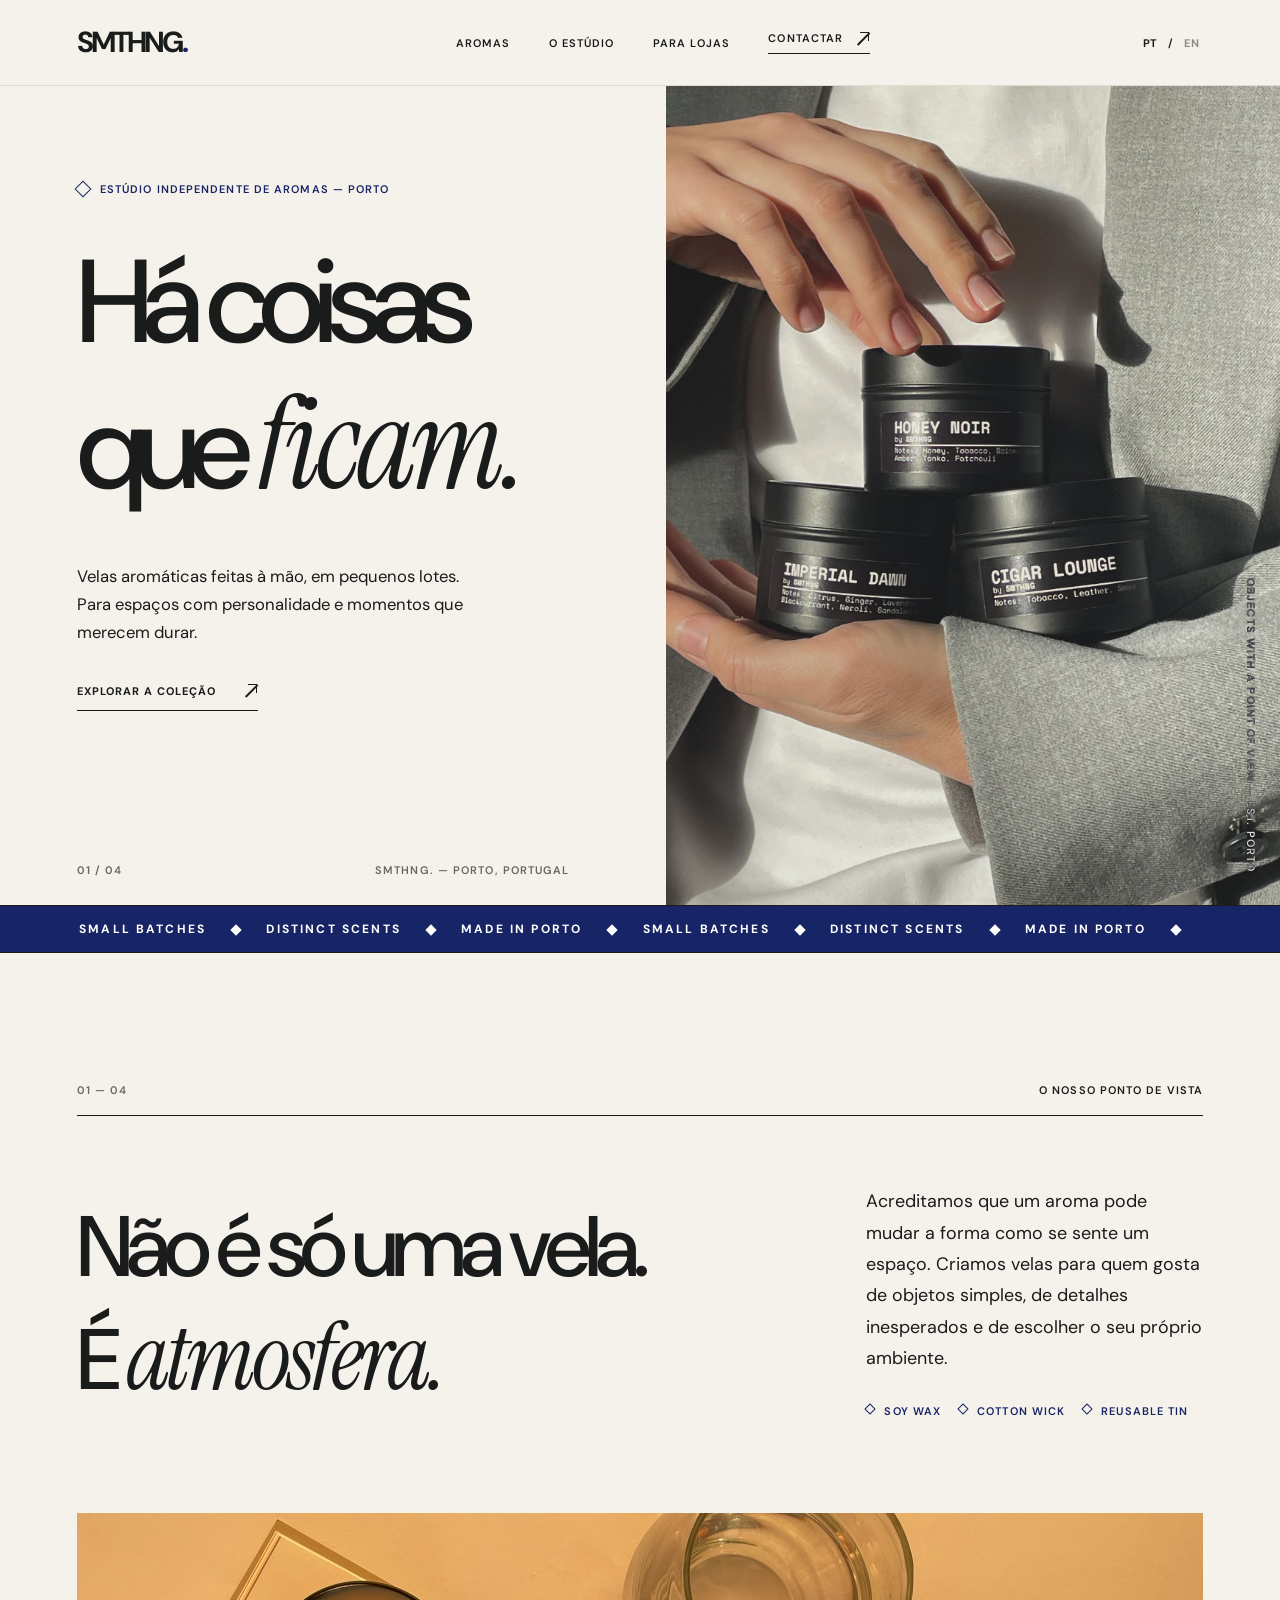
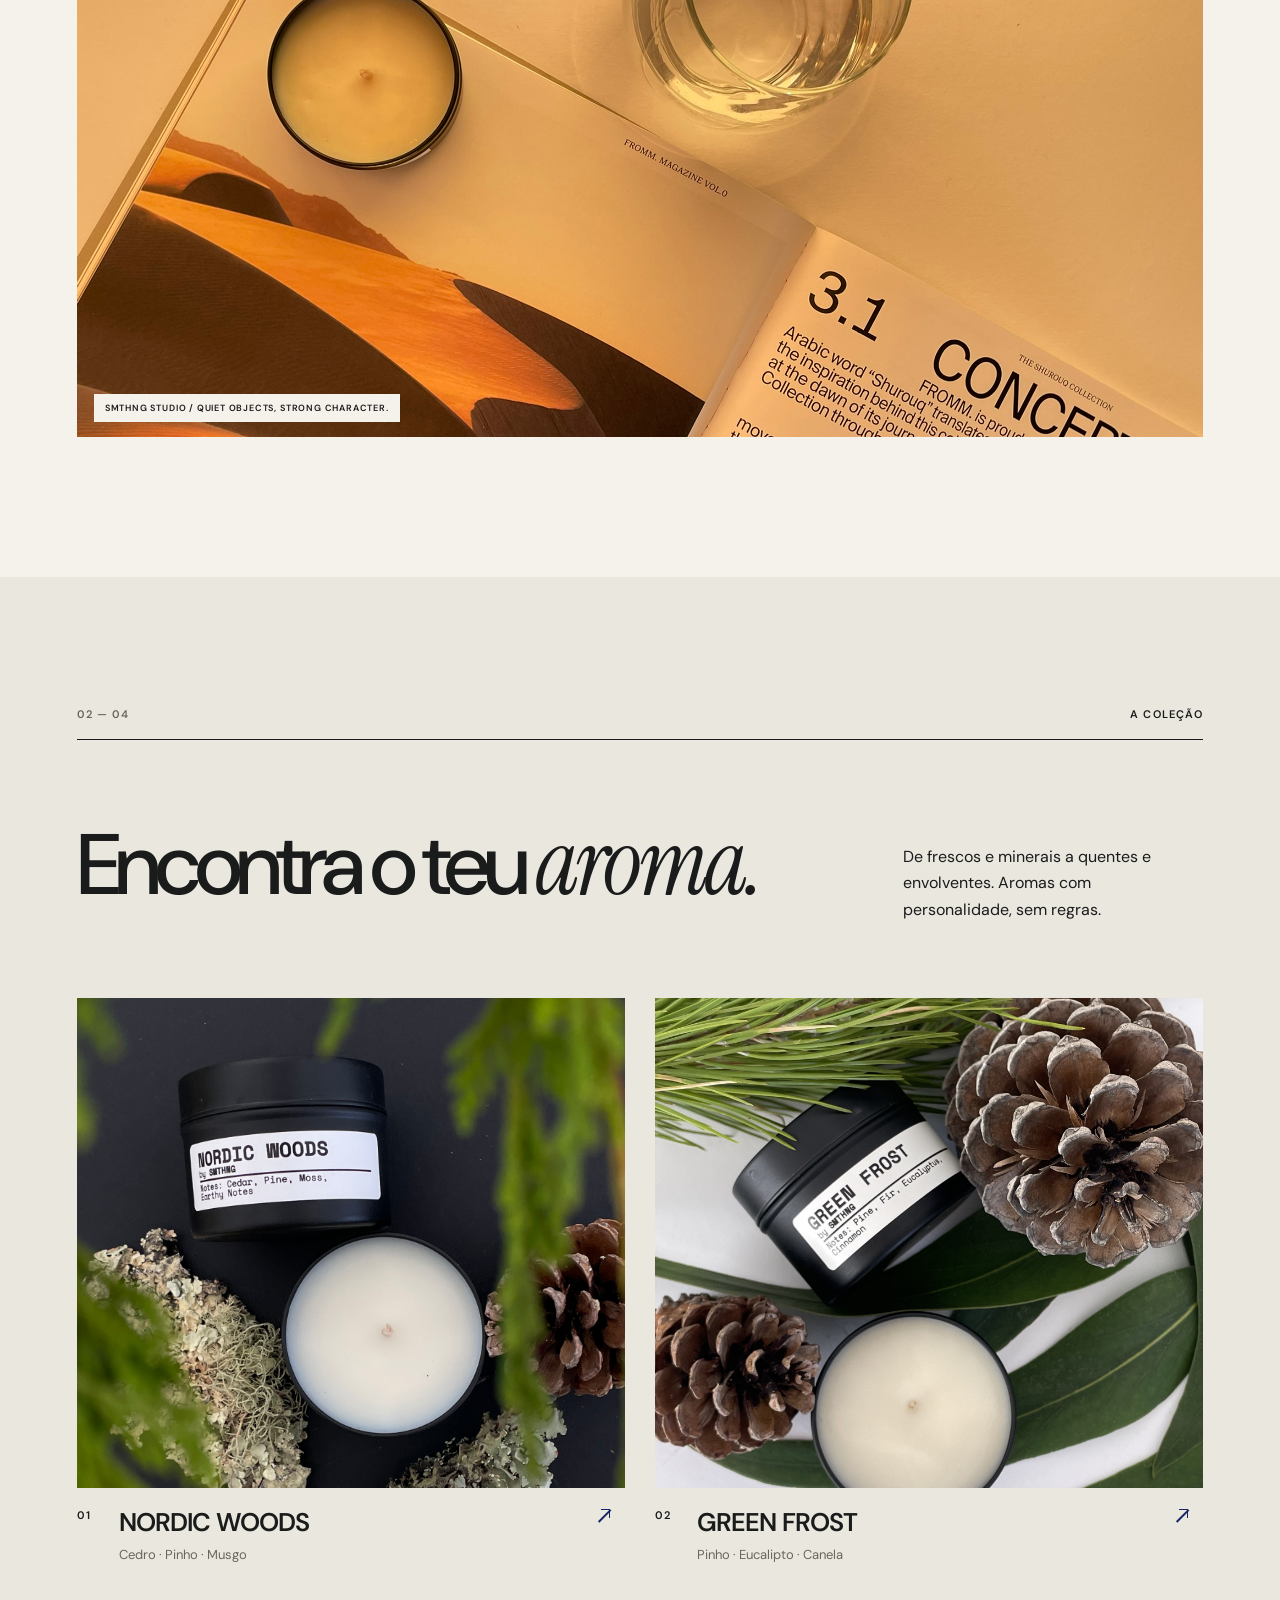
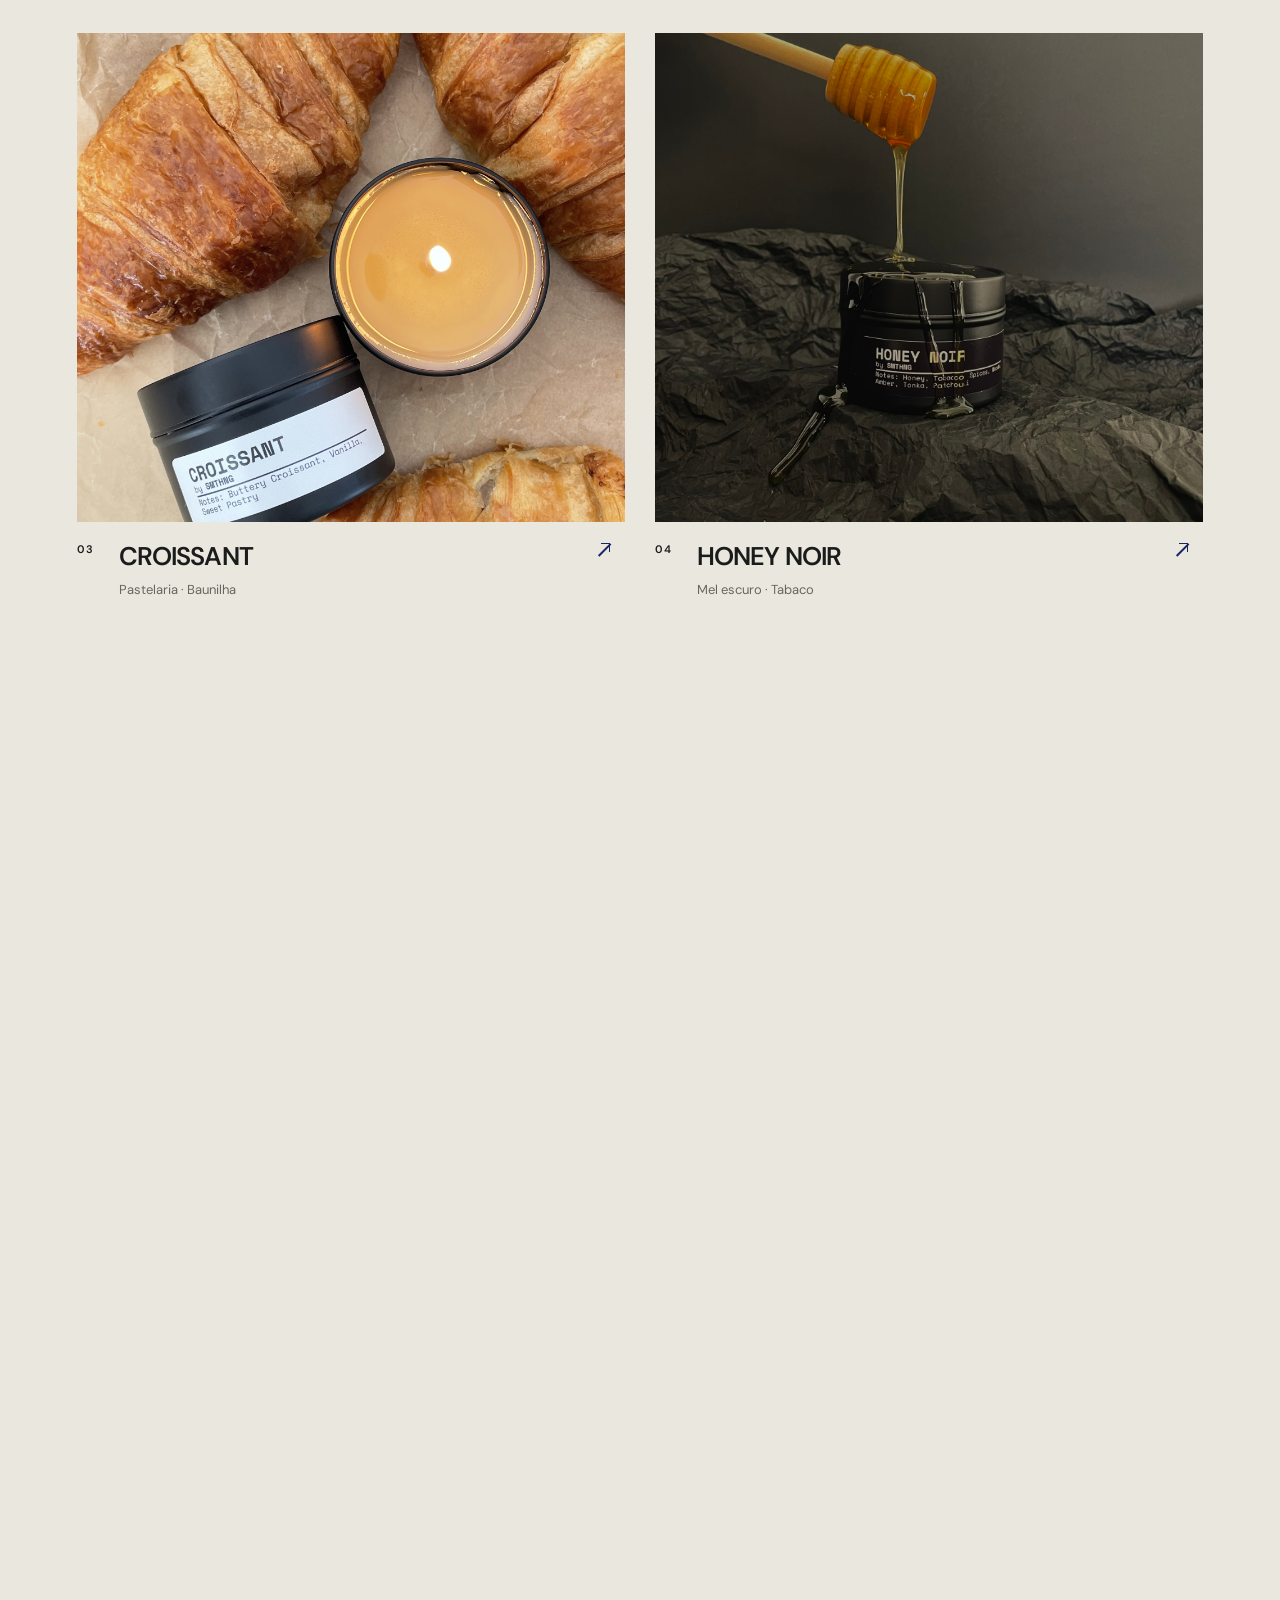
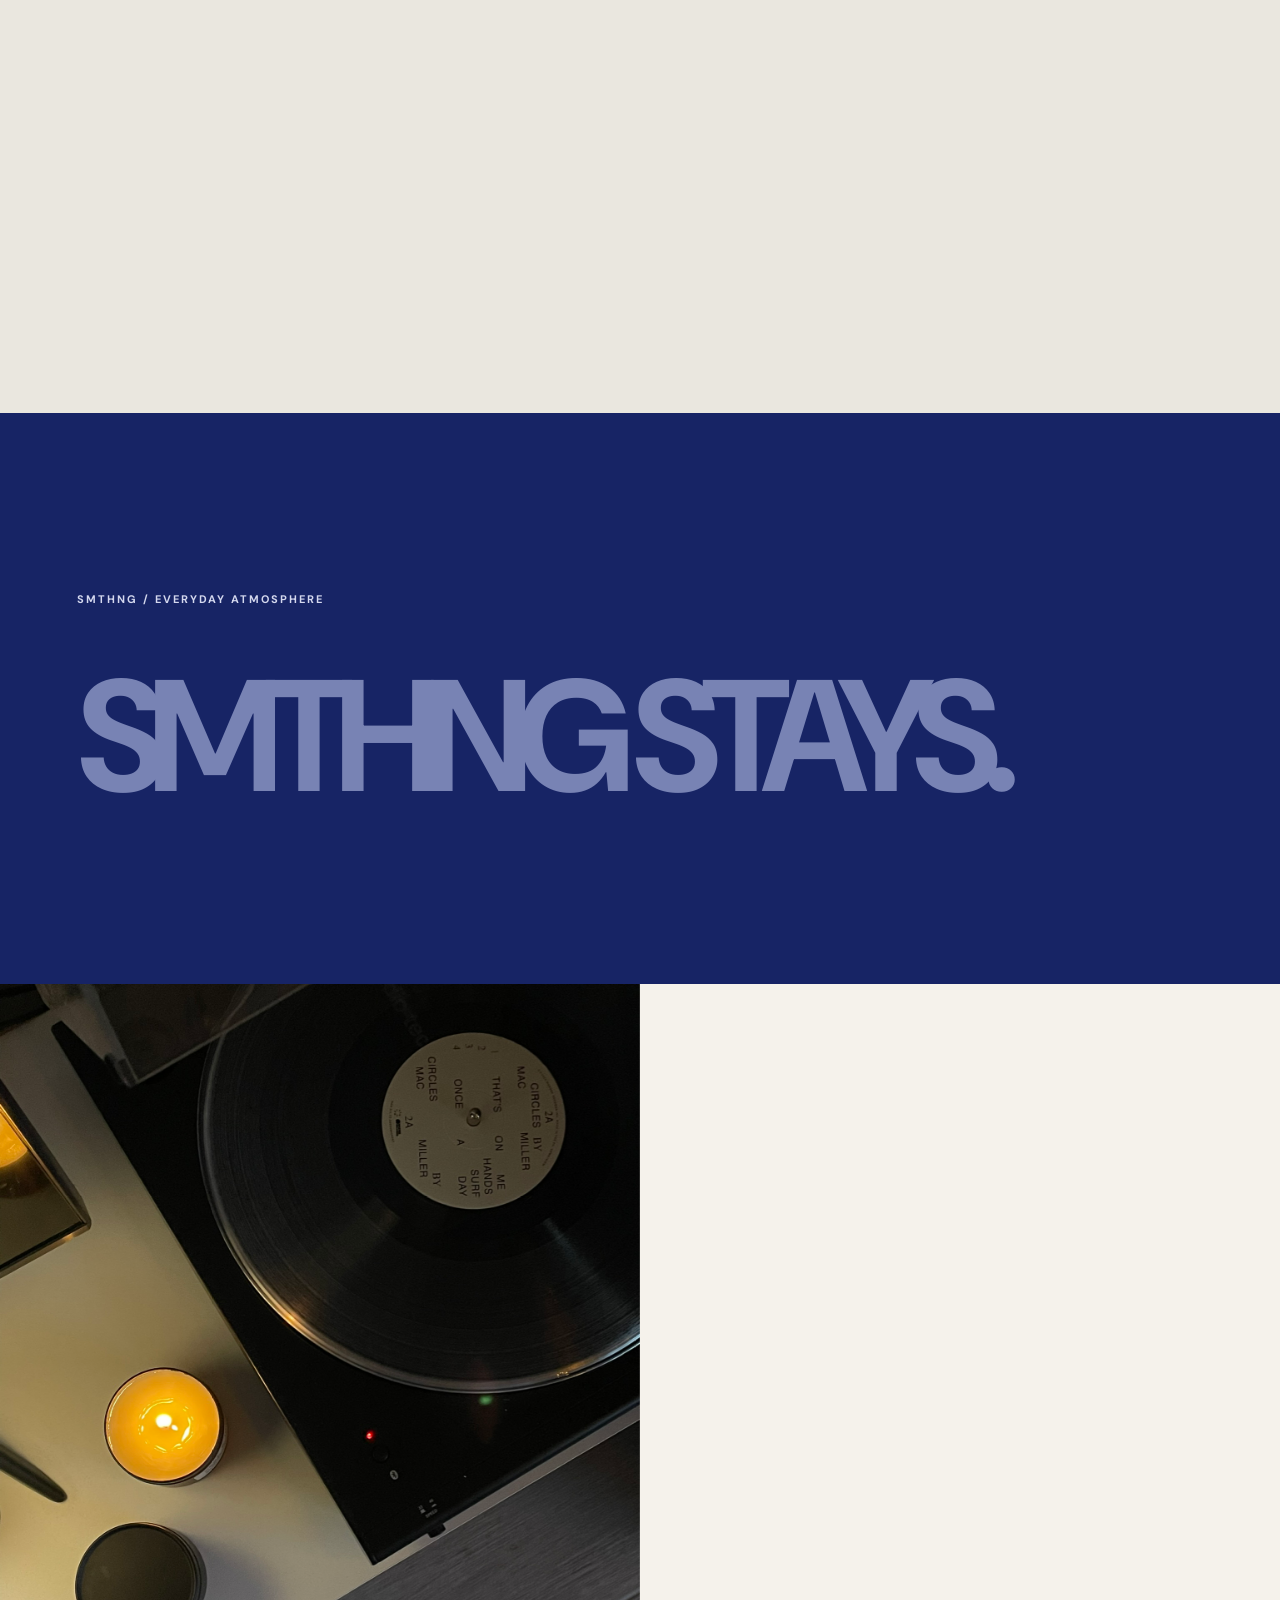
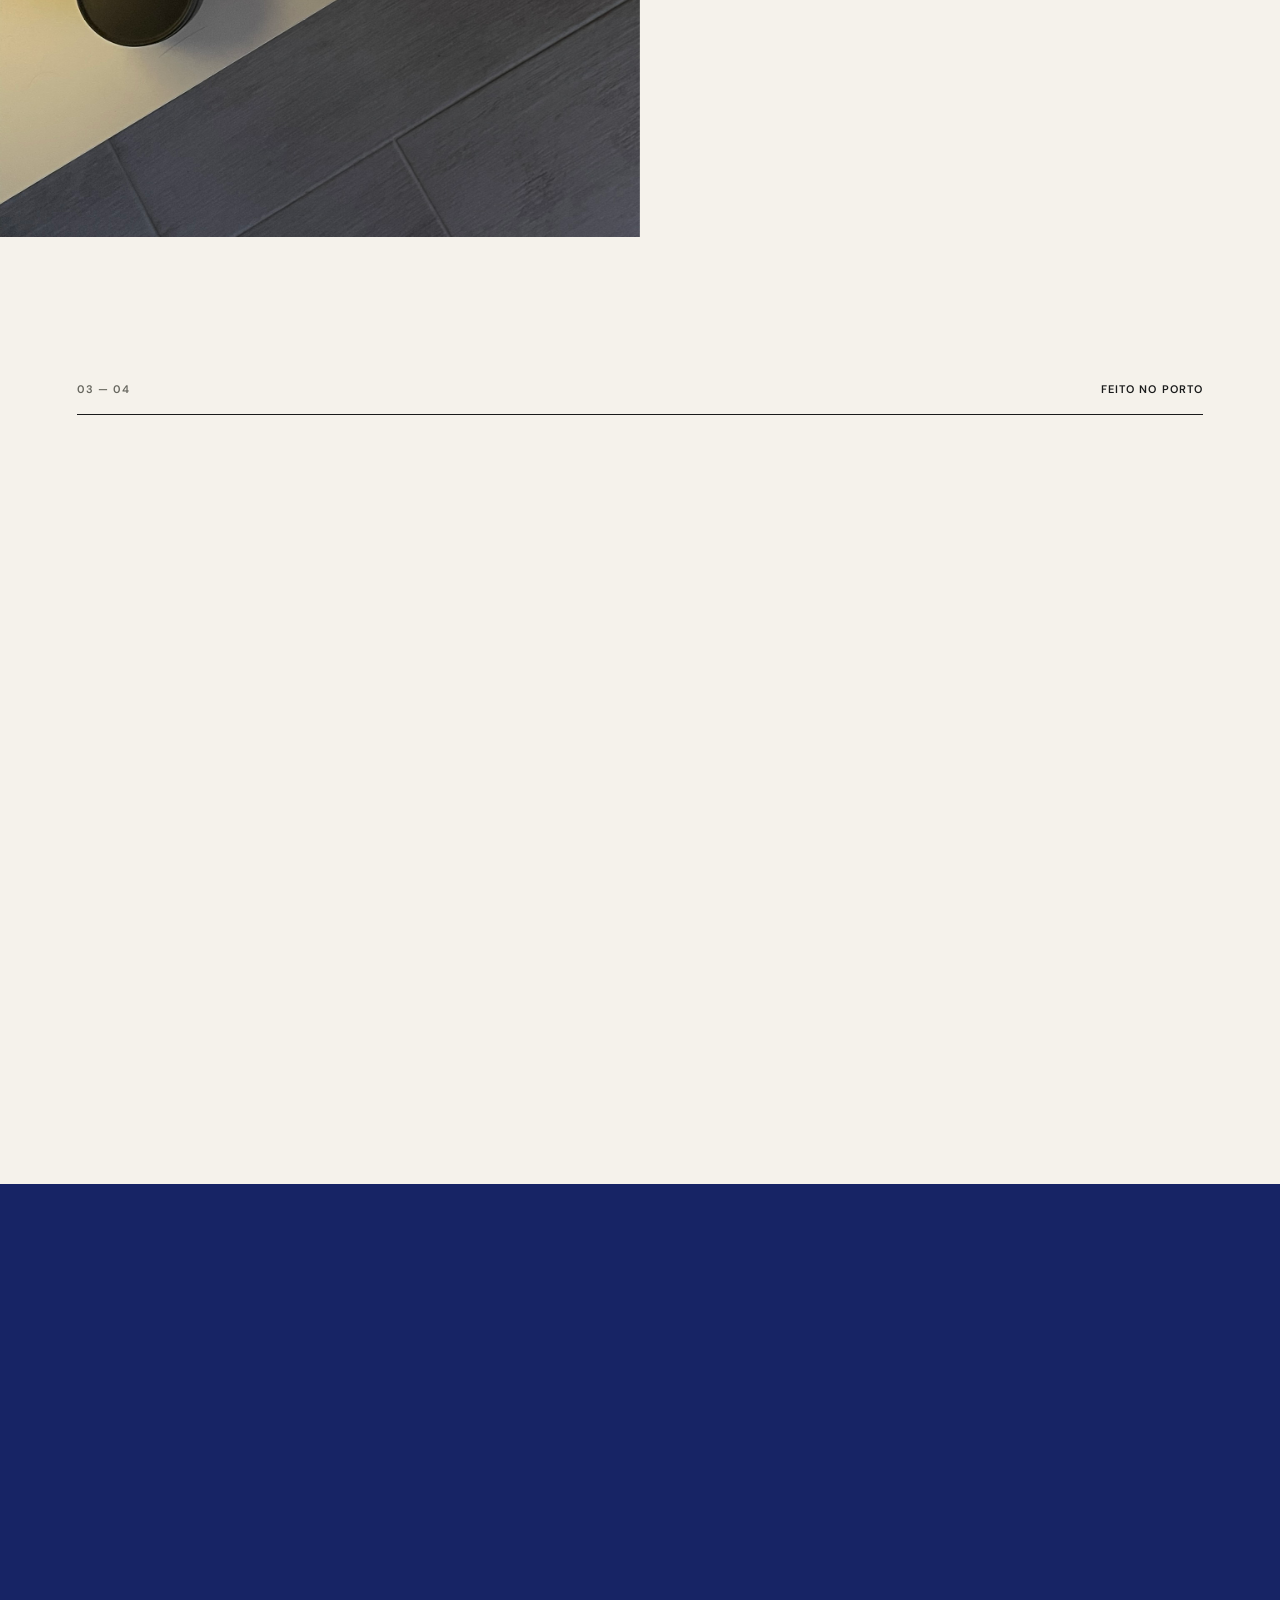
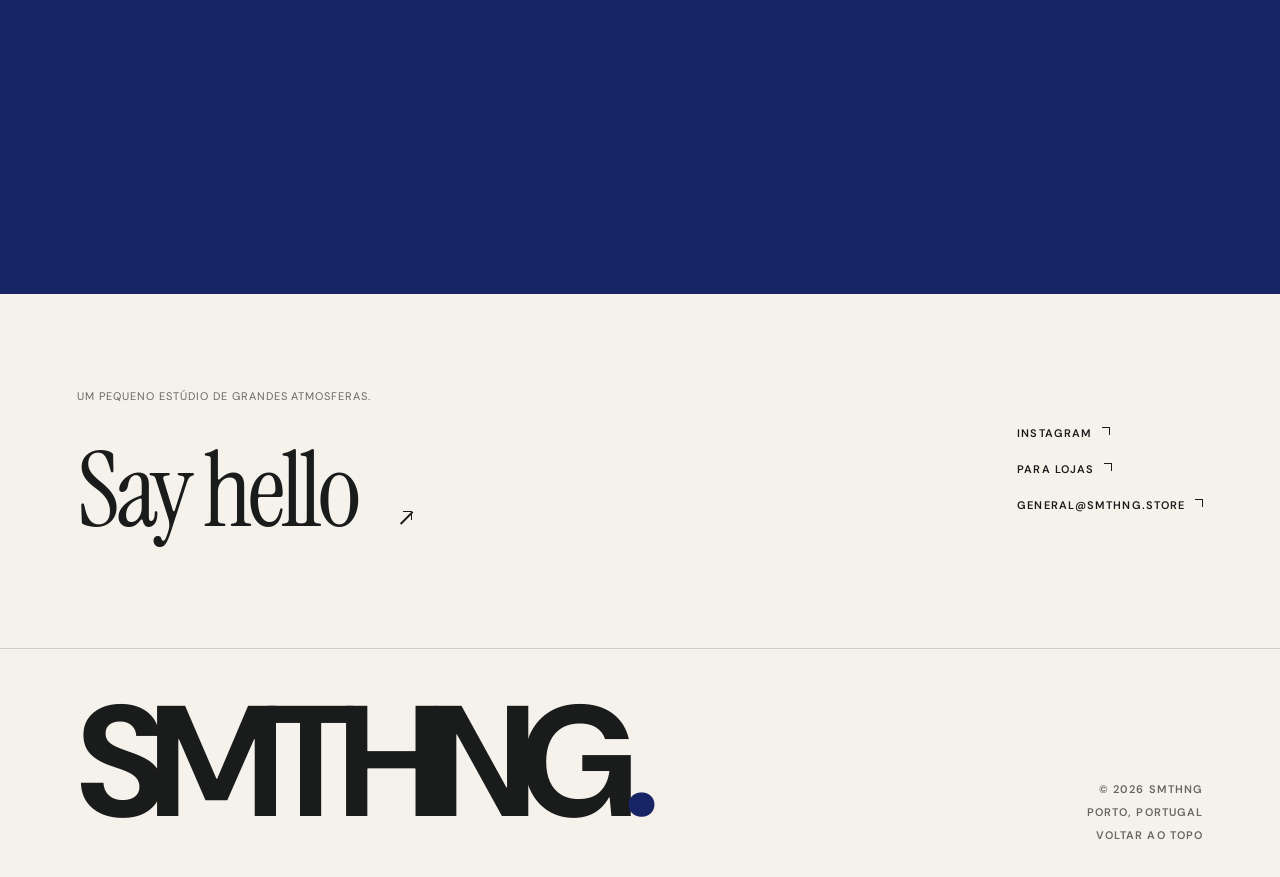
<file: index.html>
<!doctype html>
<html lang="pt-PT">
<head>
  <meta charset="utf-8">
  <meta name="viewport" content="width=device-width, initial-scale=1">
  <meta name="theme-color" content="#f5f2eb">
  <meta name="description" content="SMTHNG — velas aromáticas feitas à mão no Porto. Uma coleção de aromas com personalidade para espaços que deixam marca.">
  <meta property="og:type" content="website">
  <meta property="og:title" content="SMTHNG — Something that stays.">
  <meta property="og:description" content="Independent scent studio. Hand-poured in Porto, Portugal.">
  <meta property="og:image" content="https://smthng.store/assets/img/hero-0951.jpg">
  <meta property="og:url" content="https://smthng.store/">
  <link rel="canonical" href="https://smthng.store/">
  <link rel="icon" href="./assets/favicon.svg" type="image/svg+xml">
  <link rel="preconnect" href="https://fonts.googleapis.com">
  <link rel="preconnect" href="https://fonts.gstatic.com" crossorigin>
  <link href="https://fonts.googleapis.com/css2?family=DM+Sans:wght@400;500;600;700&family=Instrument+Serif:ital@0;1&display=swap" rel="stylesheet">
  <link rel="stylesheet" href="./assets/styles.css">
  <script src="./assets/site.js" defer></script>
  <title>SMTHNG — Velas artesanais do Porto</title>
</head>
<body data-page="home">
  <a class="skip-link" href="#main" data-i18n="skip">Saltar para o conteúdo</a>
  <header class="site-header" id="top">
    <div class="header-inner shell">
      <a class="wordmark" href="./" aria-label="SMTHNG, início">SMTHNG<span class="wordmark-dot">.</span></a>
      <nav class="site-nav" id="primary-nav" aria-label="Navegação principal">
        <a href="#collection" data-i18n="navScents">Aromas</a>
        <a href="#story" data-i18n="navStory">O estúdio</a>
        <a href="./stockists/" data-i18n="navStockists">Para lojas</a>
        <a class="nav-contact" href="mailto:general@smthng.store?subject=Ol%C3%A1%20SMTHNG" data-i18n="navContact">Contactar <span class="ui-arrow" aria-hidden="true"></span></a>
      </nav>
      <div class="header-actions">
        <div class="language-switch" aria-label="Choose language">
          <button type="button" data-lang-switch="pt" aria-pressed="true">PT</button>
          <span aria-hidden="true">/</span>
          <button type="button" data-lang-switch="en" aria-pressed="false">EN</button>
        </div>
        <button type="button" class="menu-button" aria-label="Abrir menu" aria-controls="primary-nav" aria-expanded="false">
          <span></span><span></span>
        </button>
      </div>
    </div>
  </header>

  <main id="main">
    <section class="hero" aria-labelledby="hero-heading">
      <div class="hero-copy">
        <p class="eyebrow"><span class="asterisk" aria-hidden="true"></span> <span data-i18n="heroEyebrow">ESTÚDIO INDEPENDENTE DE AROMAS — PORTO</span></p>
        <h1 id="hero-heading" data-i18n-html="heroHeading">Há coisas<br>que <em>ficam.</em></h1>
        <p class="hero-description" data-i18n="heroBody">Velas aromáticas feitas à mão, em pequenos lotes. Para espaços com personalidade e momentos que merecem durar.</p>
        <a href="#collection" class="text-link hero-link"><span data-i18n="heroCta">Explorar a coleção</span><span class="round-arrow" aria-hidden="true"></span></a>
        <div class="hero-footnote"><span>01 / 04</span><span>SMTHNG. — PORTO, PORTUGAL</span></div>
      </div>
      <div class="hero-media">
        <img src="./assets/img/hero-0951.jpg" data-parallax="0.19" alt="Três velas SMTHNG sobre uma composição de tecidos claros e escuros" fetchpriority="high">
        <span class="vertical-caption">OBJECTS WITH A POINT OF VIEW — EST. PORTO</span>
      </div>
    </section>

    <div class="marquee-line" aria-hidden="true"><span>SMALL BATCHES <i></i> DISTINCT SCENTS <i></i> MADE IN PORTO <i></i> SMALL BATCHES <i></i> DISTINCT SCENTS <i></i> MADE IN PORTO <i></i></span></div>

    <section class="intro-section shell" id="story" aria-labelledby="intro-heading">
      <div class="section-label"><span class="section-index">01 — 04</span><span data-i18n="introLabel">O NOSSO PONTO DE VISTA</span></div>
      <div class="intro-grid">
        <h2 id="intro-heading" class="display-heading" data-i18n-html="introHeading">Não é só uma vela.<br>É <em>atmosfera.</em></h2>
        <div class="intro-aside">
          <p data-i18n="introBody">Acreditamos que um aroma pode mudar a forma como se sente um espaço. Criamos velas para quem gosta de objetos simples, de detalhes inesperados e de escolher o seu próprio ambiente.</p>
          <div class="mini-spec"><span>SOY WAX</span><span>COTTON WICK</span><span>REUSABLE TIN</span></div>
        </div>
      </div>
      <figure class="editorial-image editorial-image-wide">
        <img src="./assets/img/intro-0434.jpg" alt="Vela SMTHNG acesa sobre uma página editorial, junto a um copo de água" loading="lazy" data-parallax="0.14">
        <figcaption>SMTHNG STUDIO / QUIET OBJECTS, STRONG CHARACTER.</figcaption>
      </figure>
    </section>

    <section class="collection-section" id="collection" aria-labelledby="collection-heading">
      <div class="shell">
        <div class="section-label"><span class="section-index">02 — 04</span><span data-i18n="collectionLabel">A COLEÇÃO</span></div>
        <div class="section-heading-row">
          <h2 id="collection-heading" class="display-heading" data-i18n-html="collectionHeading">Encontra o teu <em>aroma.</em></h2>
          <p class="section-kicker" data-i18n="collectionBody">De frescos e minerais a quentes e envolventes. Aromas com personalidade, sem regras.</p>
        </div>

        <div class="scent-grid">
          <article class="scent-card">
            <button type="button" class="scent-open" data-scent="nordic" aria-haspopup="dialog" aria-label="NORDIC WOODS">
              <div class="scent-image"><img src="./assets/img/nordic-woods-v3.jpg" alt="Nordic Woods, vela SMTHNG entre ramos de pinheiro e elementos de floresta" loading="lazy"></div>
              <div class="scent-details"><span>01</span><div><h3>NORDIC WOODS</h3><p data-i18n="scentNordic">NORDIC WOODS</p></div><span class="scent-symbol" aria-hidden="true"></span></div>
            </button>
          </article>
          <article class="scent-card">
            <button type="button" class="scent-open" data-scent="green" aria-haspopup="dialog" aria-label="GREEN FROST">
              <div class="scent-image"><img src="./assets/img/green-frost-v2.jpg" alt="Green Frost, vela SMTHNG com pinhas e ramos verdes" loading="lazy"></div>
              <div class="scent-details"><span>02</span><div><h3>GREEN FROST</h3><p data-i18n="scentGreen">GREEN FROST</p></div><span class="scent-symbol" aria-hidden="true"></span></div>
            </button>
          </article>
          <article class="scent-card">
            <button type="button" class="scent-open" data-scent="croissant" aria-haspopup="dialog" aria-label="CROISSANT">
              <div class="scent-image"><img src="./assets/img/croissant-v2.jpg" alt="Croissant, vela SMTHNG com croissants frescos" loading="lazy"></div>
              <div class="scent-details"><span>03</span><div><h3>CROISSANT</h3><p data-i18n="scentCroissant">CROISSANT</p></div><span class="scent-symbol" aria-hidden="true"></span></div>
            </button>
          </article>
          <article class="scent-card">
            <button type="button" class="scent-open" data-scent="honey" aria-haspopup="dialog" aria-label="HONEY NOIR">
              <div class="scent-image"><img src="./assets/img/honey-noir-v2.jpg" alt="Honey Noir, vela SMTHNG junto a um fio de mel" loading="lazy"></div>
              <div class="scent-details"><span>04</span><div><h3>HONEY NOIR</h3><p data-i18n="scentHoney">HONEY NOIR</p></div><span class="scent-symbol" aria-hidden="true"></span></div>
            </button>
          </article>
          <article class="scent-card">
            <button type="button" class="scent-open" data-scent="trick" aria-haspopup="dialog" aria-label="TRICK OR TREAT">
              <div class="scent-image"><img src="./assets/img/trick-or-treat-v2.jpg" alt="Trick or Treat, vela SMTHNG em composição escura com elementos outonais" loading="lazy"></div>
              <div class="scent-details"><span>05</span><div><h3>TRICK OR TREAT</h3><p data-i18n="scentTrick">TRICK OR TREAT</p></div><span class="scent-symbol" aria-hidden="true"></span></div>
            </button>
          </article>
          <article class="scent-card">
            <button type="button" class="scent-open" data-scent="coastal" aria-haspopup="dialog" aria-label="COASTAL BREEZE">
              <div class="scent-image"><img src="./assets/img/coastal-breeze-v2.jpg" alt="Coastal Breeze, vela SMTHNG sobre pedras e sal marinho" loading="lazy"></div>
              <div class="scent-details"><span>06</span><div><h3>COASTAL BREEZE</h3><p data-i18n="scentCoastal">COASTAL BREEZE</p></div><span class="scent-symbol" aria-hidden="true"></span></div>
            </button>
          </article>
          <article class="scent-card">
            <button type="button" class="scent-open" data-scent="imperial" aria-haspopup="dialog" aria-label="IMPERIAL DAWN">
              <div class="scent-image"><img src="./assets/img/imperial-dawn-v2.jpg" alt="Imperial Dawn, vela SMTHNG com rodelas de citrinos secos" loading="lazy"></div>
              <div class="scent-details"><span>07</span><div><h3>IMPERIAL DAWN</h3><p data-i18n="scentImperial">IMPERIAL DAWN</p></div><span class="scent-symbol" aria-hidden="true"></span></div>
            </button>
          </article>
          <article class="scent-card">
            <button type="button" class="scent-open" data-scent="cigar" aria-haspopup="dialog" aria-label="CIGAR LOUNGE">
              <div class="scent-image"><img src="./assets/img/cigar-lounge-v2.jpg" alt="Cigar Lounge, vela SMTHNG com madeiras e tabaco" loading="lazy"></div>
              <div class="scent-details"><span>08</span><div><h3>CIGAR LOUNGE</h3><p data-i18n="scentCigar">CIGAR LOUNGE</p></div><span class="scent-symbol" aria-hidden="true"></span></div>
            </button>
          </article>
        </div>
      </div>
    </section>

    <section class="kinetic-band" data-kinetic aria-label="SMTHNG manifesto">
      <div class="kinetic-inner shell">
        <span class="kinetic-eyebrow">SMTHNG / EVERYDAY ATMOSPHERE</span>
        <p class="kinetic-phrase" data-i18n="kineticPhrase">SMTHNG STAYS.</p>
      </div>
    </section>

    <section class="quote-section" aria-labelledby="quote-heading">
      <div class="quote-image"><img data-parallax="0.10" src="./assets/img/editorial-vinyl.jpg" alt="Vela acesa SMTHNG junto a um gira-discos e um disco de vinil" loading="lazy"></div>
      <div class="quote-panel"><span class="overline light-overline">SMTHNG / EVERYDAY RITUALS</span><h2 id="quote-heading" data-i18n-html="quoteHeading">O ambiente<br>também se <em>cria.</em></h2><p data-i18n="quoteBody">Uma luz mais suave. Uma música escolhida. Um aroma que fica. Às vezes, é tudo o que falta.</p><span class="quote-mark" aria-hidden="true"></span></div>
    </section>

    <section class="made-section shell" id="made" aria-labelledby="made-heading">
      <div class="section-label"><span class="section-index">03 — 04</span><span data-i18n="madeLabel">FEITO NO PORTO</span></div>
      <div class="made-grid">
        <div><h2 id="made-heading" class="display-heading" data-i18n-html="madeHeading">Pequenos lotes.<br><em>Intenção</em> em cada detalhe.</h2><p data-i18n="madeBody">Cada vela é produzida artesanalmente no Porto, com cera de soja, pavio de algodão e uma lata metálica reutilizável. Sem excessos. Só aquilo que importa.</p><a class="text-link" href="https://www.instagram.com/smthng.store/" target="_blank" rel="noopener noreferrer"><span data-i18n="madeCta">Ver o nosso universo</span><span class="round-arrow" aria-hidden="true"></span></a></div>
        <figure class="made-photo"><img src="./assets/img/editorial-reading.jpg" alt="Vela SMTHNG junto a uma revista de arquitetura e um copo de água" loading="lazy"><figcaption>AN OBJECT FOR THE EVERYDAY.</figcaption></figure>
      </div>
    </section>

    <section class="trade-banner" aria-labelledby="trade-heading">
      <div class="trade-copy"><span class="overline light-overline" data-i18n="tradeLabel">04 — 04 / PARA LOJAS E ESPAÇOS</span><h2 id="trade-heading" data-i18n-html="tradeHeading">Uma nova<br><em>presença.</em></h2><p data-i18n="tradeBody">Trabalhamos com concept stores, boutiques e espaços que valorizam marcas independentes. Aberto a propostas de consignação e venda por grosso.</p><a class="button button-light" href="./stockists/"><span data-i18n="tradeCta">Descobrir a parceria</span><span class="ui-arrow" aria-hidden="true"></span></a><span class="trade-footnote" data-i18n="tradeFootnote">JÁ PRESENTES NA SCAR-ID · PORTO</span></div>
      <div class="trade-image"><img src="./assets/img/trade-9450.jpg" alt="Velas SMTHNG sobre um livro e tecidos claros, em luz natural" loading="lazy" data-parallax="0.1"></div>
    </section>

    <dialog class="scent-modal" id="scent-dialog" aria-labelledby="scent-dialog-title" aria-describedby="scent-dialog-description">
      <div class="scent-dialog-inner">
        <div class="scent-dialog-photo"><img id="scent-dialog-image" src="./assets/img/nordic-woods-v3.jpg" alt="Nordic Woods"></div>
        <div class="scent-dialog-content">
          <div class="scent-dialog-top"><span class="overline" data-i18n="modalLabel">CONHECER O AROMA</span><button type="button" class="scent-dialog-close" data-close-scent aria-label="Fechar" title="Close">×</button></div>
          <h2 id="scent-dialog-title">NORDIC WOODS</h2>
          <p class="scent-dialog-notes" id="scent-dialog-notes"></p>
          <p class="scent-dialog-description" id="scent-dialog-description"></p>
          <div class="scent-dialog-occasion"><span class="overline" data-i18n="modalOccasion">A ATMOSFERA</span><p id="scent-dialog-mood"></p></div>
          <div class="scent-dialog-bottom"><span data-i18n="modalAvailability">Disponibilidade mediante pedido.</span><a href="mailto:general@smthng.store?subject=SMTHNG%20-%20Aroma" id="scent-dialog-contact" class="text-link"><span data-i18n="modalContact">Perguntar sobre este aroma</span><span class="round-arrow" aria-hidden="true"></span></a></div>
        </div>
      </div>
    </dialog>
  </main>

  <footer class="site-footer">
    <div class="footer-top shell">
      <div><p class="footer-small" data-i18n="footerIntro">UM PEQUENO ESTÚDIO DE GRANDES ATMOSFERAS.</p><a class="footer-email" href="mailto:general@smthng.store">Say hello<span class="ui-arrow" aria-hidden="true"></span></a></div>
      <div class="footer-links"><a href="https://www.instagram.com/smthng.store/" target="_blank" rel="noopener noreferrer">INSTAGRAM</a><a href="./stockists/" data-i18n="footerStockists">PARA LOJAS</a><a href="mailto:general@smthng.store">GENERAL@SMTHNG.STORE</a></div>
    </div>
    <div class="footer-bottom shell"><a class="wordmark footer-wordmark" href="#top">SMTHNG<span class="wordmark-dot">.</span></a><div><span>© <span data-year>2026</span> SMTHNG</span><span>PORTO, PORTUGAL</span><a href="#top" data-i18n="backToTop">VOLTAR AO TOPO</a></div></div>
  </footer>
</body>
</html>
</file>
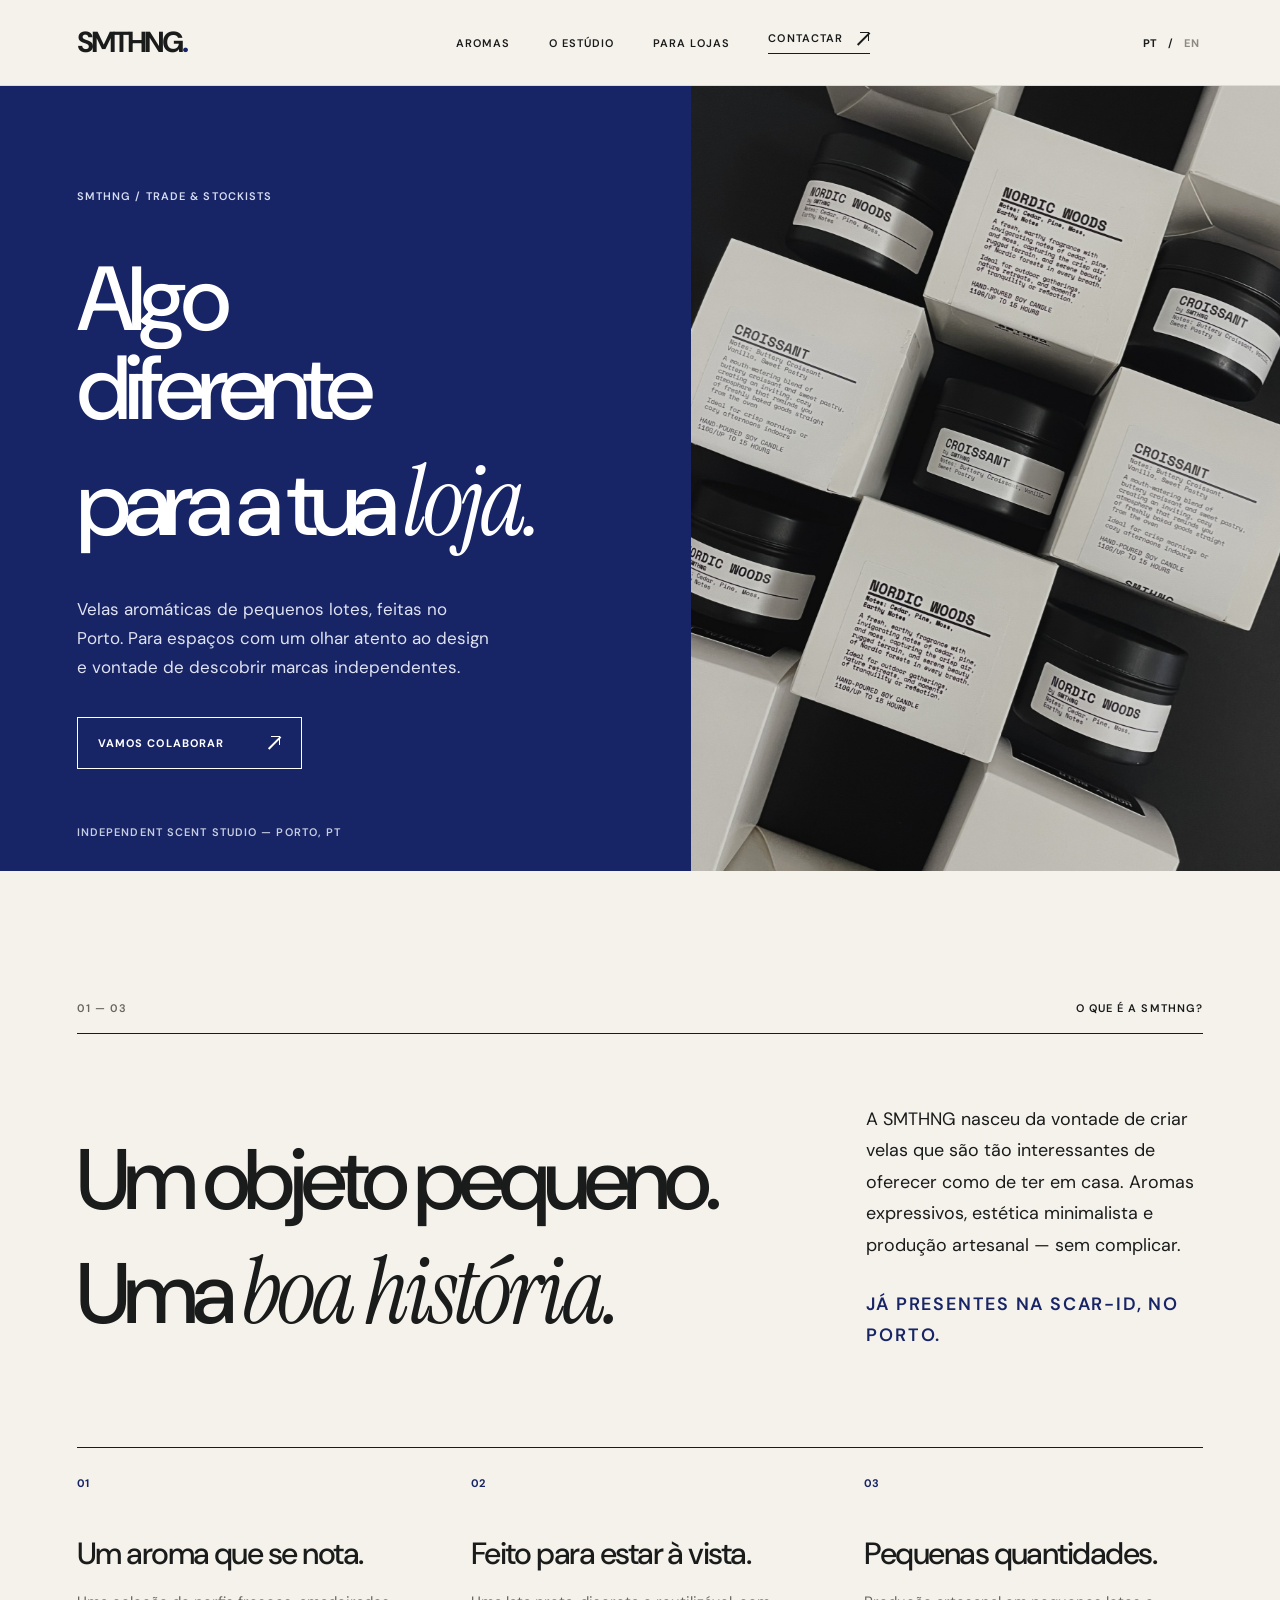
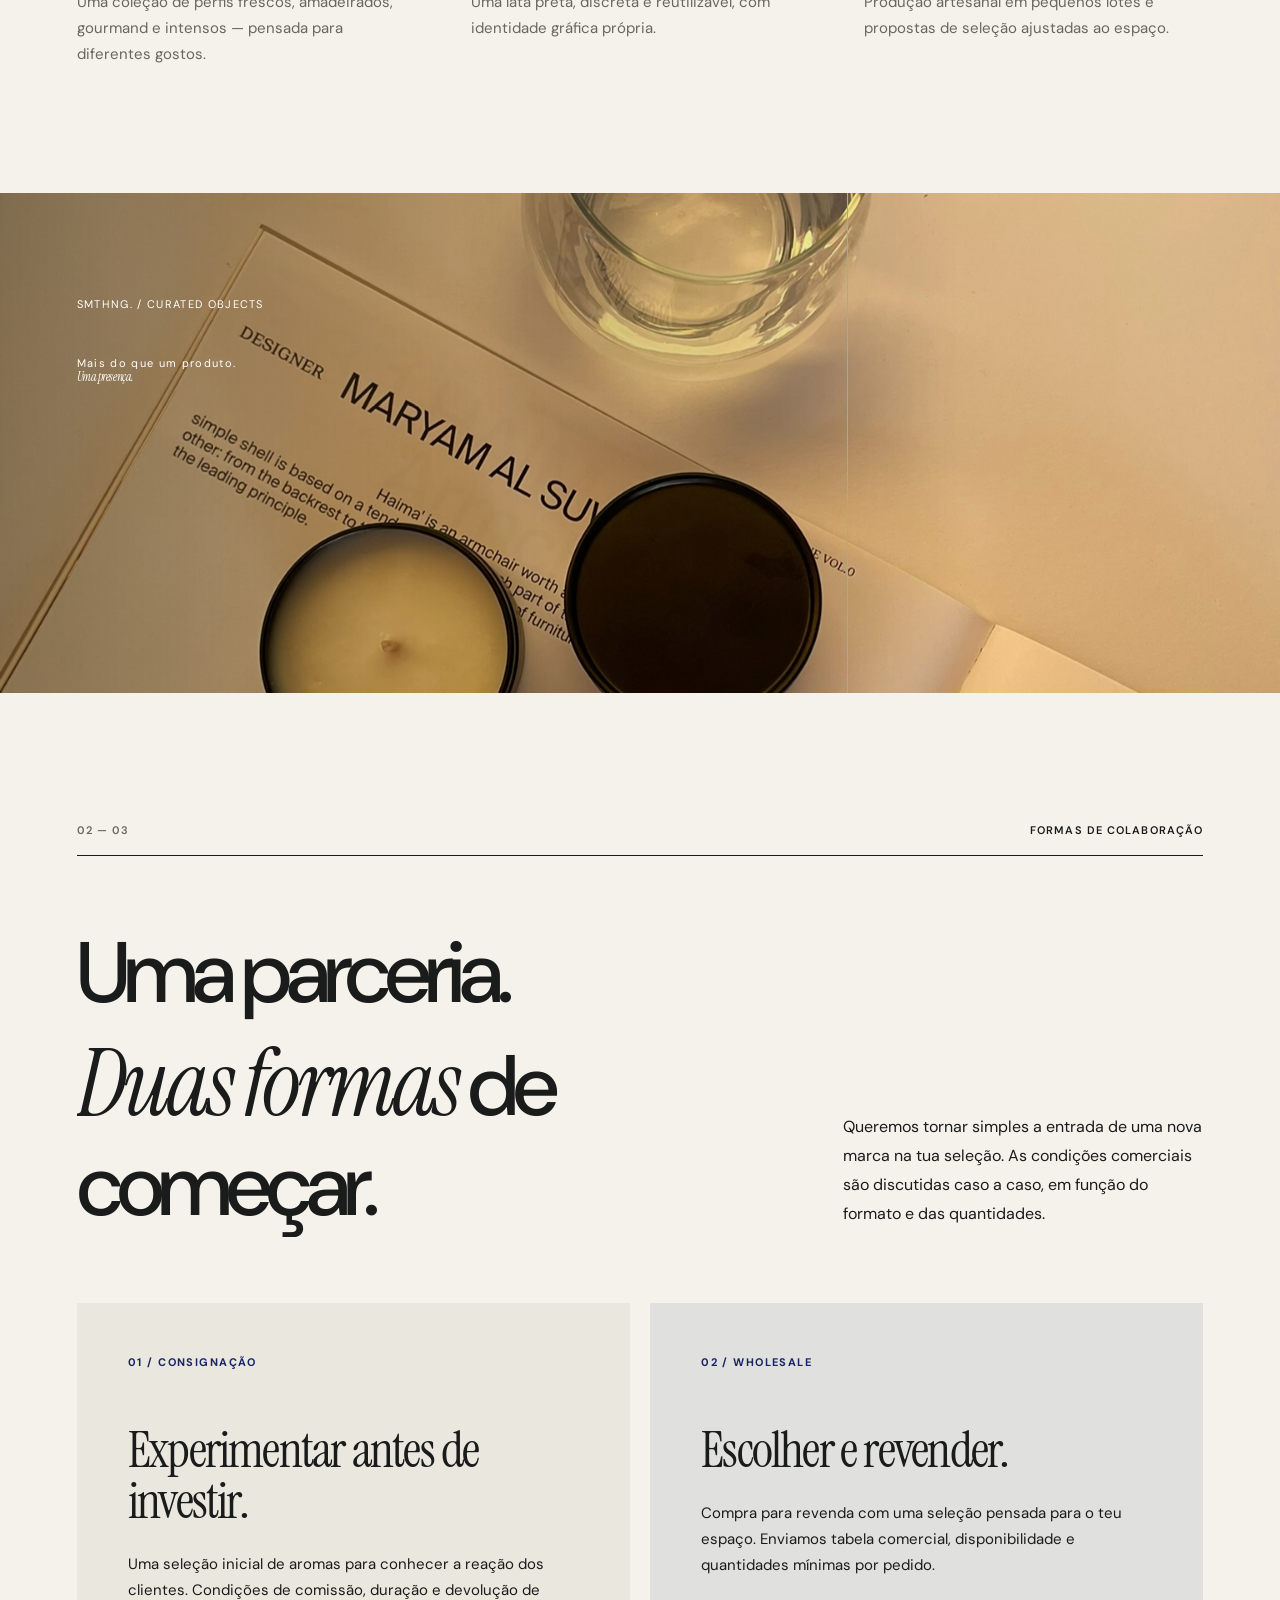
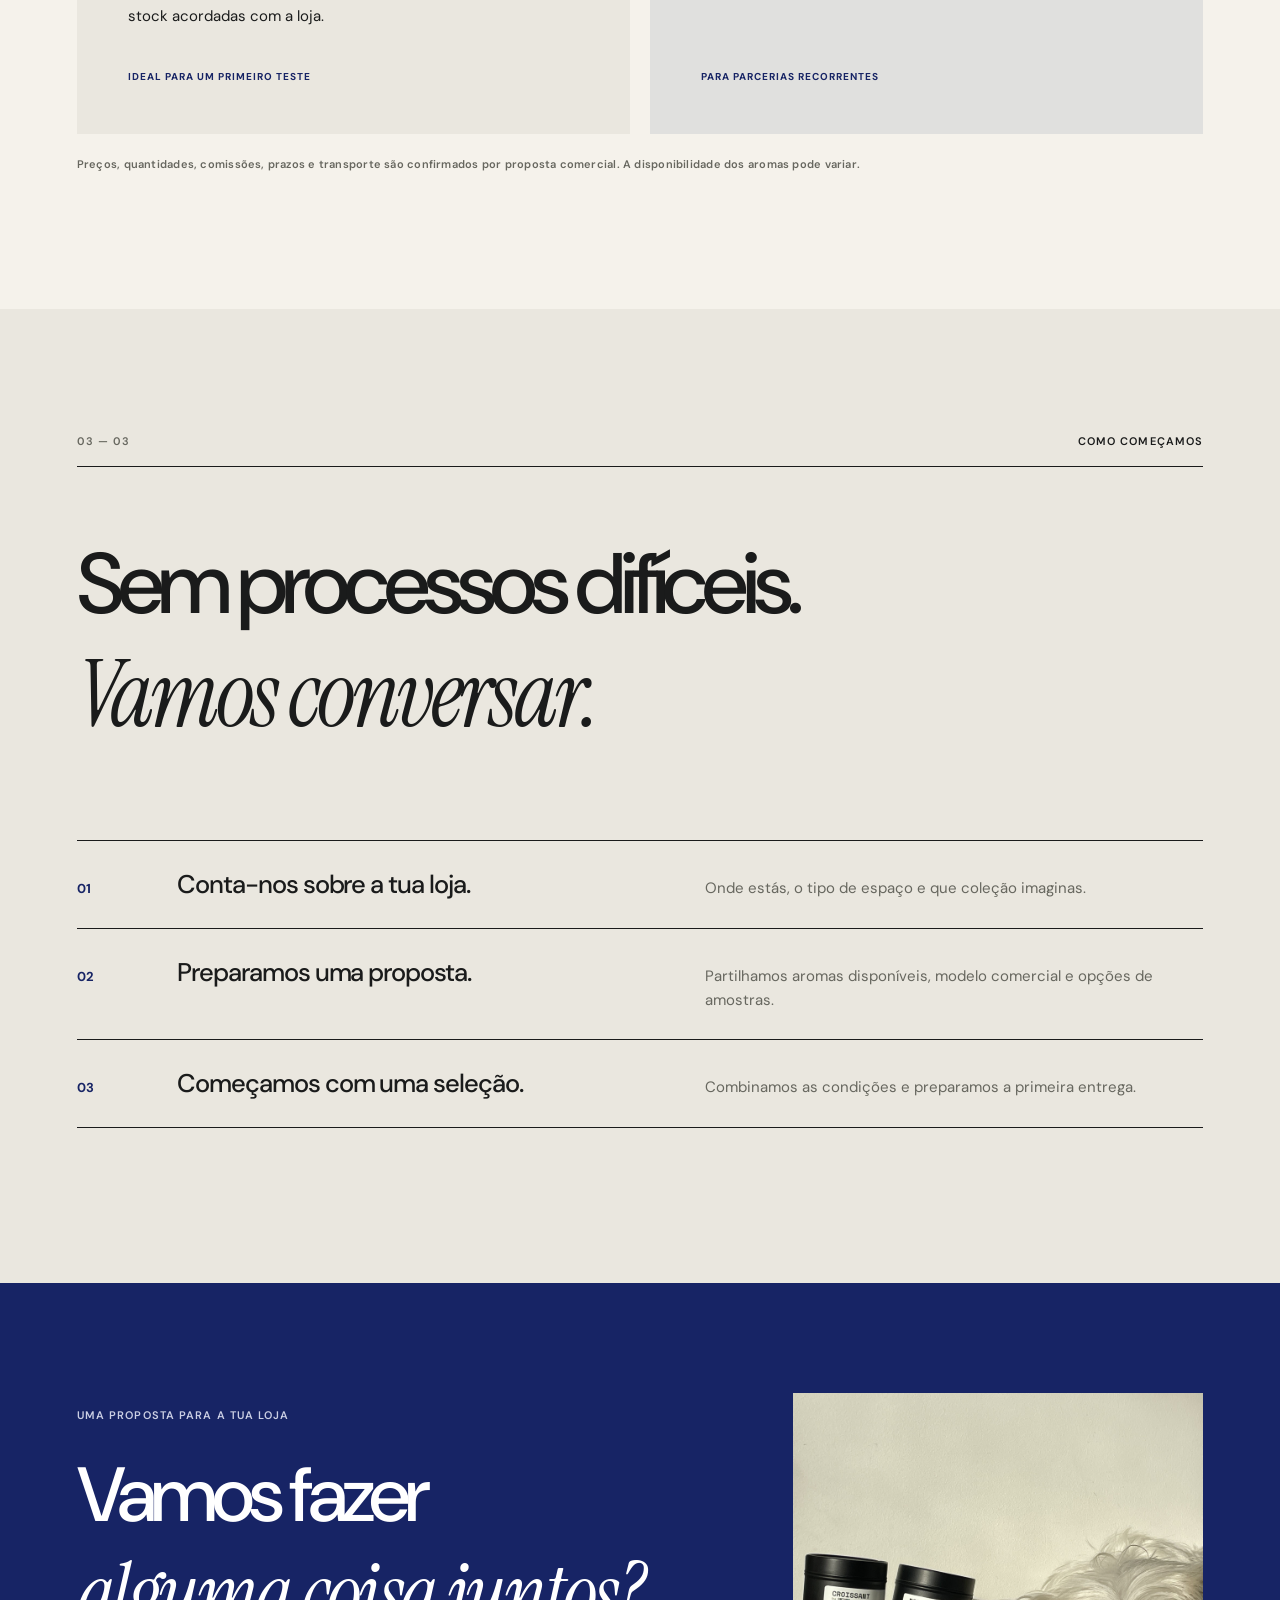
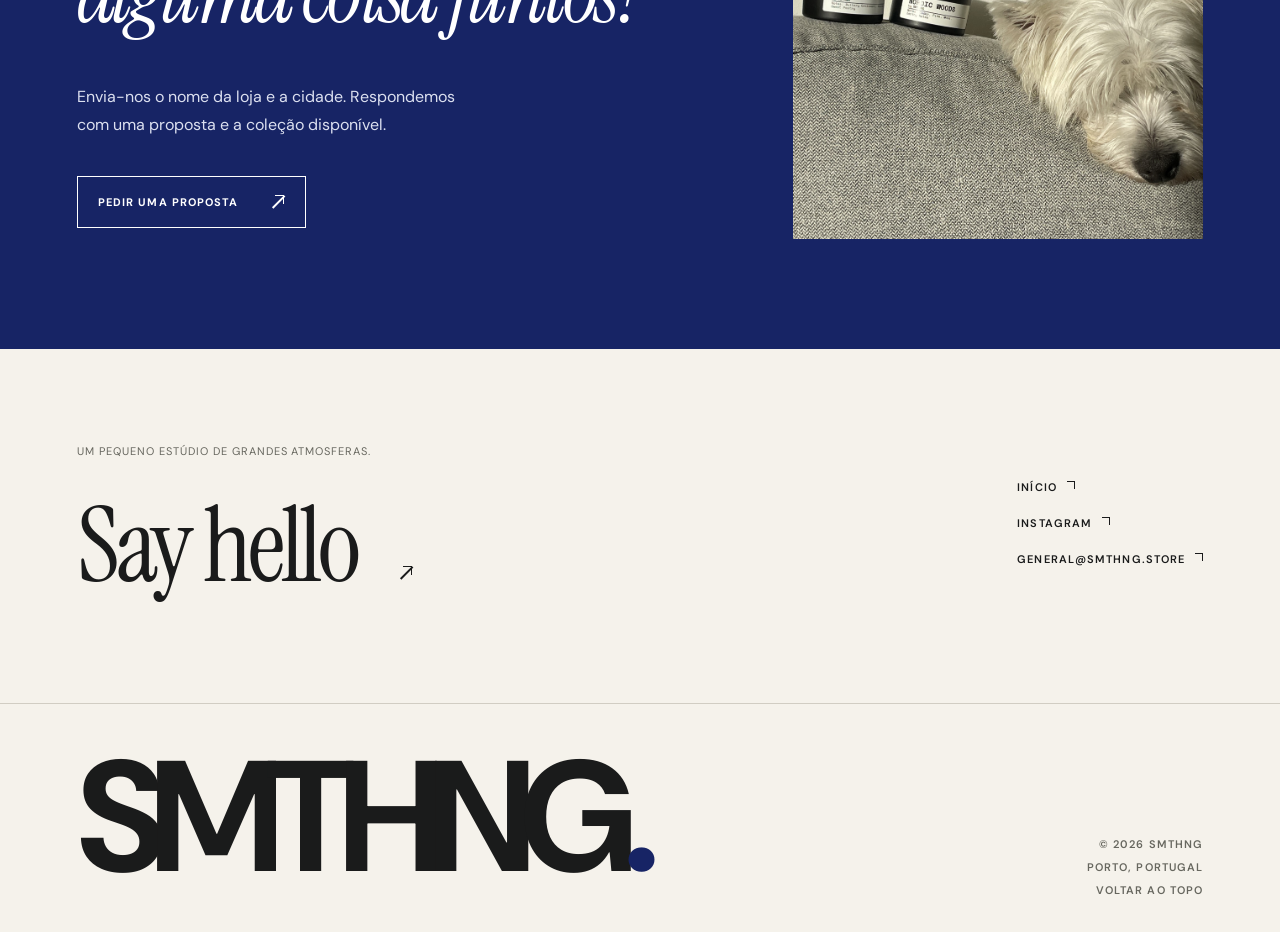
<file: stockists/index.html>
<!doctype html>
<html lang="pt-PT">
<head>
  <meta charset="utf-8">
  <meta name="viewport" content="width=device-width, initial-scale=1">
  <meta name="theme-color" content="#14205c">
  <meta name="description" content="SMTHNG para concept stores e boutiques. Descubra como colaborar com uma marca independente de velas aromáticas feitas à mão no Porto.">
  <meta property="og:type" content="website">
  <meta property="og:title" content="For stockists — SMTHNG">
  <meta property="og:description" content="A scent brand with character, made in Porto. Wholesale & consignment enquiries.">
  <meta property="og:image" content="https://smthng.store/assets/img/stockist-hero-v2.jpg">
  <meta property="og:url" content="https://smthng.store/stockists/">
  <link rel="canonical" href="https://smthng.store/stockists/">
  <link rel="icon" href="../assets/favicon.svg" type="image/svg+xml">
  <link rel="preconnect" href="https://fonts.googleapis.com">
  <link rel="preconnect" href="https://fonts.gstatic.com" crossorigin>
  <link href="https://fonts.googleapis.com/css2?family=DM+Sans:wght@400;500;600;700&family=Instrument+Serif:ital@0;1&display=swap" rel="stylesheet">
  <link rel="stylesheet" href="../assets/styles.css">
  <script src="../assets/site.js" defer></script>
  <title>Para lojas — SMTHNG</title>
</head>
<body data-page="stockists">
  <a class="skip-link" href="#main" data-i18n="skip">Saltar para o conteúdo</a>
  <header class="site-header" id="top">
    <div class="header-inner shell">
      <a class="wordmark" href="../" aria-label="SMTHNG, início">SMTHNG<span class="wordmark-dot">.</span></a>
      <nav class="site-nav" id="primary-nav" aria-label="Navegação principal">
        <a href="../#collection" data-i18n="navScents">Aromas</a>
        <a href="../#story" data-i18n="navStory">O estúdio</a>
        <a href="./" aria-current="page" data-i18n="navStockists">Para lojas</a>
        <a class="nav-contact" href="mailto:general@smthng.store?subject=Parceria%20SMTHNG" data-i18n="navContact">Contactar <span class="ui-arrow" aria-hidden="true"></span></a>
      </nav>
      <div class="header-actions">
        <div class="language-switch" aria-label="Choose language">
          <button type="button" data-lang-switch="pt" aria-pressed="true">PT</button>
          <span aria-hidden="true">/</span>
          <button type="button" data-lang-switch="en" aria-pressed="false">EN</button>
        </div>
        <button type="button" class="menu-button" aria-label="Abrir menu" aria-controls="primary-nav" aria-expanded="false"><span></span><span></span></button>
      </div>
    </div>
  </header>

  <main id="main">
    <section class="stockist-hero">
      <div class="stockist-hero-copy"><p class="eyebrow eyebrow-light">SMTHNG / TRADE & STOCKISTS</p><h1 data-i18n-html="b2bHeading">Algo<br>diferente<br>para a tua <em>loja.</em></h1><p data-i18n="b2bBody">Velas aromáticas de pequenos lotes, feitas no Porto. Para espaços com um olhar atento ao design e vontade de descobrir marcas independentes.</p><a class="button button-light" href="#partnership"><span data-i18n="b2bCta">Vamos colaborar</span><span class="ui-arrow" aria-hidden="true"></span></a><span class="stockist-hero-foot">INDEPENDENT SCENT STUDIO — PORTO, PT</span></div>
      <div class="stockist-hero-photo"><img src="../assets/img/stockist-hero-v2.jpg" data-parallax="0.17" alt="Coleção de velas SMTHNG, três aromas em recipientes pretos reutilizáveis" fetchpriority="high"></div>
    </section>

    <section class="stockist-intro shell" aria-labelledby="stockist-intro-heading">
      <div class="section-label"><span class="section-index">01 — 03</span><span data-i18n="b2bSectionOne">O QUE É A SMTHNG?</span></div>
      <div class="intro-grid">
        <h2 class="display-heading" id="stockist-intro-heading" data-i18n-html="b2bIntroHeading">Um objeto pequeno.<br>Uma <em>boa história.</em></h2>
        <div class="intro-aside"><p data-i18n="b2bIntroBody">A SMTHNG nasceu da vontade de criar velas que são tão interessantes de oferecer como de ter em casa. Aromas expressivos, estética minimalista e produção artesanal — sem complicar.</p><p class="tiny-note" data-i18n="b2bExisting">Já presentes na SCAR-ID, no Porto.</p></div>
      </div>
      <div class="benefit-grid">
        <article><span>01</span><h3 data-i18n="benefitOneTitle">Um aroma que se nota.</h3><p data-i18n="benefitOneBody">Uma coleção de perfis frescos, amadeirados, gourmand e intensos — pensada para diferentes gostos.</p></article>
        <article><span>02</span><h3 data-i18n="benefitTwoTitle">Feito para estar à vista.</h3><p data-i18n="benefitTwoBody">Uma lata preta, discreta e reutilizável, com identidade gráfica própria.</p></article>
        <article><span>03</span><h3 data-i18n="benefitThreeTitle">Pequenas quantidades.</h3><p data-i18n="benefitThreeBody">Produção artesanal em pequenos lotes e propostas de seleção ajustadas ao espaço.</p></article>
      </div>
    </section>

    <section class="b2b-photo-band"><img data-parallax="0.12" src="../assets/img/stockist-story-v2.jpg" alt="Vela SMTHNG num cenário editorial de objetos e revistas de design" loading="lazy"><div><span>SMTHNG. / CURATED OBJECTS</span><p data-i18n-html="b2bBand">Mais do que um produto.<br><em>Uma presença.</em></p></div></section>

    <section class="partnership-section shell" id="partnership" aria-labelledby="partnership-heading">
      <div class="section-label"><span class="section-index">02 — 03</span><span data-i18n="b2bSectionTwo">FORMAS DE COLABORAÇÃO</span></div>
      <div class="partnership-heading"><h2 class="display-heading" id="partnership-heading" data-i18n-html="b2bPartnershipHeading">Uma parceria.<br><em>Duas formas</em> de começar.</h2><p data-i18n="b2bPartnershipBody">Queremos tornar simples a entrada de uma nova marca na tua seleção. As condições comerciais são discutidas caso a caso, em função do formato e das quantidades.</p></div>
      <div class="partnership-cards">
        <article class="partnership-card"><span class="partnership-number">01 / CONSIGNAÇÃO</span><h3 data-i18n="b2bConsignTitle">Experimentar antes de investir.</h3><p data-i18n="b2bConsignBody">Uma seleção inicial de aromas para conhecer a reação dos clientes. Condições de comissão, duração e devolução de stock acordadas com a loja.</p><span class="partnership-tag" data-i18n="b2bConsignTag">IDEAL PARA UM PRIMEIRO TESTE</span></article>
        <article class="partnership-card"><span class="partnership-number">02 / WHOLESALE</span><h3 data-i18n="b2bWholesaleTitle">Escolher e revender.</h3><p data-i18n="b2bWholesaleBody">Compra para revenda com uma seleção pensada para o teu espaço. Enviamos tabela comercial, disponibilidade e quantidades mínimas por pedido.</p><span class="partnership-tag" data-i18n="b2bWholesaleTag">PARA PARCERIAS RECORRENTES</span></article>
      </div>
      <p class="terms-note" data-i18n="b2bTerms">Preços, quantidades, comissões, prazos e transporte são confirmados por proposta comercial. A disponibilidade dos aromas pode variar.</p>
    </section>

    <section class="approach-section">
      <div class="shell">
        <div class="section-label"><span class="section-index">03 — 03</span><span data-i18n="b2bSectionThree">COMO COMEÇAMOS</span></div>
        <h2 class="display-heading" data-i18n-html="b2bStepsHeading">Sem processos difíceis.<br><em>Vamos conversar.</em></h2>
        <div class="steps-list"><div><span>01</span><h3 data-i18n="b2bStepOne">Conta-nos sobre a tua loja.</h3><p data-i18n="b2bStepOneBody">Onde estás, o tipo de espaço e que coleção imaginas.</p></div><div><span>02</span><h3 data-i18n="b2bStepTwo">Preparamos uma proposta.</h3><p data-i18n="b2bStepTwoBody">Partilhamos aromas disponíveis, modelo comercial e opções de amostras.</p></div><div><span>03</span><h3 data-i18n="b2bStepThree">Começamos com uma seleção.</h3><p data-i18n="b2bStepThreeBody">Combinamos as condições e preparamos a primeira entrega.</p></div></div>
      </div>
    </section>

    <section class="contact-section" id="contact"><div class="shell contact-inner"><div><span class="overline light-overline" data-i18n="b2bContactLabel">UMA PROPOSTA PARA A TUA LOJA</span><h2 data-i18n-html="b2bContactHeading">Vamos fazer<br><em>alguma coisa juntos?</em></h2><p data-i18n="b2bContactBody">Envia-nos o nome da loja e a cidade. Respondemos com uma proposta e a coleção disponível.</p><a class="button button-light" href="mailto:general@smthng.store?subject=Parceria%20SMTHNG%20%E2%80%94%20A%20minha%20loja&body=Ol%C3%A1%20SMTHNG%2C%0A%0ANome%20da%20loja%3A%20%0ACidade%3A%20%0ASite%20ou%20Instagram%3A%20%0AModelo%20de%20colabora%C3%A7%C3%A3o%3A%20%0A%0AObrigado!"><span data-i18n="b2bContactCta">Pedir uma proposta</span><span class="ui-arrow" aria-hidden="true"></span></a></div><div class="contact-image"><img src="../assets/img/stockist-contact-v2.jpg" alt="Vela SMTHNG Honey Noir com material artesanal" loading="lazy"></div></div></section>
  </main>

  <footer class="site-footer">
    <div class="footer-top shell"><div><p class="footer-small" data-i18n="footerIntro">UM PEQUENO ESTÚDIO DE GRANDES ATMOSFERAS.</p><a class="footer-email" href="mailto:general@smthng.store">Say hello<span class="ui-arrow" aria-hidden="true"></span></a></div><div class="footer-links"><a href="../" data-i18n="footerHome">INÍCIO</a><a href="https://www.instagram.com/smthng.store/" target="_blank" rel="noopener noreferrer">INSTAGRAM</a><a href="mailto:general@smthng.store">GENERAL@SMTHNG.STORE</a></div></div>
    <div class="footer-bottom shell"><a class="wordmark footer-wordmark" href="../">SMTHNG<span class="wordmark-dot">.</span></a><div><span>© <span data-year>2026</span> SMTHNG</span><span>PORTO, PORTUGAL</span><a href="#top" data-i18n="backToTop">VOLTAR AO TOPO</a></div></div>
  </footer>
</body>
</html>
</file>
<file: assets/styles.css>
/* SMTHNG — editorial visual system.
   Cream, ink, cobalt. The photography does the talking. */
:root{--paper:#f5f2eb;--paper-2:#eae7df;--ink:#1a1b1b;--muted:#67675f;--blue:#172465;--line:#d1cdc3;--white:#fffefa;--sans:"DM Sans",Arial,sans-serif;--serif:"Instrument Serif",Georgia,serif}
*{box-sizing:border-box}
html{scroll-behavior:smooth;scroll-padding-top:84px}
body{margin:0;color:var(--ink);background:var(--paper);font-family:var(--sans);font-size:15px;-webkit-font-smoothing:antialiased}
body.menu-open{overflow:hidden}
img{display:block;width:100%;height:auto}
a{color:inherit;text-decoration:none}
button{font:inherit}
h1,h2,h3,p,figure{margin:0}
button,a{-webkit-tap-highlight-color:transparent}
a:focus-visible,button:focus-visible{outline:2px solid var(--blue);outline-offset:5px}
::selection{background:var(--blue);color:#fff}
.shell{max-width:1680px;margin-inline:auto;padding-inline:clamp(22px,6vw,104px)}
.skip-link{position:absolute;z-index:200;left:20px;top:-80px;background:#fff;padding:12px 20px}
.skip-link:focus{top:10px}
.site-header{position:relative;z-index:90;background:var(--paper);border-bottom:1px solid rgba(26,27,27,.1)}
.header-inner{height:85px;display:flex;align-items:center;justify-content:space-between;gap:32px}
.wordmark{font-family:var(--sans);font-size:29px;font-weight:700;letter-spacing:-.10em;line-height:1;white-space:nowrap}
.wordmark-dot{color:var(--blue);margin-left:1px}
.site-nav{display:flex;align-items:center;gap:clamp(24px,3vw,52px)}
.site-nav a,.language-switch,.footer-links,.footer-bottom,.overline,.eyebrow,.section-label,.scent-details,.mini-spec,.hero-footnote,.vertical-caption,.editorial-image figcaption,.made-photo figcaption,.trade-footnote,.stockist-hero-foot,.tiny-note,.terms-note{font-size:11px;font-weight:600;letter-spacing:.10em;text-transform:uppercase}
.site-nav a{transition:opacity .2s}
.site-nav a:hover{opacity:.55}
.site-nav .nav-contact{border-bottom:1px solid currentColor;padding-bottom:6px}
.header-actions{display:flex;align-items:center;gap:22px}
.language-switch{display:flex;align-items:center;gap:7px;white-space:nowrap}
.language-switch button{border:0;background:none;padding:6px 3px;color:#8c8a83;cursor:pointer;font-size:11px;letter-spacing:.08em;font-weight:700}
.language-switch button[aria-pressed="true"]{color:var(--ink)}
.menu-button{display:none;background:none;border:0;cursor:pointer;width:34px;height:34px;position:relative}
.menu-button span{position:absolute;width:25px;height:1.5px;background:var(--ink);left:4px;top:12px;transition:transform .25s}
.menu-button span+span{top:21px}
.menu-button[aria-expanded="true"] span:first-child{transform:translateY(4.5px) rotate(45deg)}
.menu-button[aria-expanded="true"] span+span{transform:translateY(-4.5px) rotate(-45deg)}
.hero{min-height:min(820px,calc(100svh - 85px));display:grid;grid-template-columns:52% 48%;background:var(--paper)}
.hero-copy{padding:clamp(60px,7.4vw,138px) clamp(28px,7.5vw,150px) 28px clamp(22px,6vw,104px);display:flex;flex-direction:column;align-items:flex-start}
.eyebrow{display:flex;align-items:center;gap:11px;line-height:1.5;color:var(--blue)}
.asterisk{font-size:21px;line-height:1}
.hero h1{font-size:clamp(78px,9.2vw,166px);line-height:.82;letter-spacing:-.085em;font-weight:500;margin:clamp(32px,4.4vw,78px) 0 35px;white-space:nowrap}
.hero h1 em,.display-heading em,.quote-panel h2 em,.trade-banner h2 em,.stockist-hero h1 em,.contact-section h2 em,.b2b-photo-band em{font:italic 1.08em var(--serif);letter-spacing:-.04em;font-weight:400}
.hero-description{font-size:clamp(15px,1.3vw,18px);line-height:1.7;max-width:390px}
.text-link{display:inline-flex;gap:26px;align-items:center;border-bottom:1px solid var(--ink);padding-bottom:11px;text-transform:uppercase;font-weight:700;letter-spacing:.09em;font-size:11px}
.text-link:hover .round-arrow{transform:translate(3px,-3px)}
.round-arrow{font-size:19px;transition:transform .2s;line-height:1}
.hero-link{margin-top:36px}
.hero-footnote{display:flex;gap:25px;color:var(--muted);margin-top:auto;padding-top:44px;width:100%;justify-content:space-between}
.hero-media{min-height:560px;position:relative;overflow:hidden;background:#dad8d1}
.hero-media img{height:100%;width:100%;object-fit:cover;object-position:50% 50%}
.vertical-caption{position:absolute;right:22px;bottom:33px;writing-mode:vertical-rl;color:#fff;text-shadow:0 1px 5px #222;mix-blend-mode:difference}
.marquee-line{border-block:1px solid var(--ink);overflow:hidden;background:var(--blue);color:#fff;padding:15px 0}
.marquee-line span{display:block;white-space:nowrap;font-size:12px;font-weight:700;letter-spacing:.18em;text-align:center}
.marquee-line i{font-size:17px;font-style:normal;vertical-align:middle;margin-inline:20px}
.section-label{display:flex;justify-content:space-between;gap:24px;padding-bottom:18px;border-bottom:1px solid var(--ink);color:var(--ink)}
.section-index{color:var(--muted)}
.intro-section{padding-top:130px;padding-bottom:140px}
.intro-grid{display:grid;grid-template-columns:1.35fr .65fr;gap:8%;padding:70px 0 95px;align-items:end}
.display-heading{font-size:clamp(54px,6.7vw,112px);letter-spacing:-.07em;font-weight:500;line-height:.98}
.intro-aside{max-width:385px}
.intro-aside p{font-size:clamp(16px,1.4vw,19px);line-height:1.75}
.mini-spec{display:flex;gap:10px 18px;flex-wrap:wrap;margin-top:30px;color:var(--blue)}
.mini-spec span:before{content:"✳";margin-right:7px;font-size:11px}
.editorial-image{position:relative}
.editorial-image-wide img{aspect-ratio:2.15/1;object-fit:cover;object-position:center 54%}
.editorial-image figcaption,.made-photo figcaption{position:absolute;bottom:15px;left:17px;font-size:9px;background:var(--paper);padding:8px 11px;letter-spacing:.09em}
.collection-section{background:var(--paper-2);padding:130px 0 145px}
.section-heading-row{display:flex;align-items:end;justify-content:space-between;gap:40px;padding:62px 0 75px}
.section-kicker{max-width:300px;line-height:1.65;font-size:16px}
.scent-grid{display:grid;grid-template-columns:repeat(2,minmax(0,1fr));gap:68px 30px}
.scent-image{overflow:hidden;background:#282a2a}
.scent-image img{aspect-ratio:1.12/1;object-fit:cover;transition:transform .6s cubic-bezier(.2,.8,.2,1)}
.scent-card:hover .scent-image img{transform:scale(1.035)}
.scent-details{display:grid;grid-template-columns:34px 1fr 30px;gap:8px;padding-top:20px;align-items:start}
.scent-details h3{font-size:clamp(19px,2vw,29px);letter-spacing:-.035em;font-weight:600;line-height:1.2}
.scent-details p{font-family:var(--sans);text-transform:none;letter-spacing:0;font-size:13px;font-weight:400;color:var(--muted);margin-top:8px;line-height:1.4}
.scent-symbol{font-size:17px;text-align:right;line-height:1;color:var(--blue)}
.scent-index{display:grid;grid-template-columns:1fr 2fr;gap:60px;margin-top:140px;border-top:1px solid var(--ink);padding-top:25px}
.scent-index-heading .overline{color:var(--blue)}
.scent-index-heading p{font-size:13px;line-height:1.5;color:var(--muted);margin-top:18px}
.scent-index-list>div{display:flex;align-items:baseline;justify-content:space-between;gap:18px;border-bottom:1px solid var(--line);padding:22px 0}
.scent-index-list>div span:first-child{font-size:clamp(18px,1.9vw,28px);font-weight:600;letter-spacing:-.035em}
.scent-index-list>div span+span{font-size:12px;color:var(--muted)}
.quote-section{display:grid;grid-template-columns:1fr 1fr;min-height:670px}
.quote-image{overflow:hidden}
.quote-image img{height:100%;object-fit:cover}
.quote-panel{position:relative;background:var(--blue);color:#fff;padding:clamp(58px,7vw,130px) clamp(35px,6.5vw,115px);display:flex;flex-direction:column;justify-content:center}
.light-overline{color:#cbcfe4}
.quote-panel h2,.trade-banner h2,.contact-section h2{font-size:clamp(60px,6.5vw,108px);line-height:.96;letter-spacing:-.065em;font-weight:500;margin:35px 0}
.quote-panel p{max-width:350px;line-height:1.7;font-size:17px;color:#e0e3f2}
.quote-mark{position:absolute;right:45px;bottom:25px;color:#dddff2;font-size:45px}
.made-section{padding-top:145px;padding-bottom:150px}
.made-grid{display:grid;grid-template-columns:1.12fr .88fr;align-items:center;gap:10%;padding-top:75px}
.made-grid .display-heading{font-size:clamp(58px,6vw,105px)}
.made-grid p{font-size:17px;line-height:1.8;max-width:440px;margin:40px 0 28px}
.made-photo{position:relative}
.made-photo img{aspect-ratio:.82/1;object-fit:cover}
.trade-banner{display:grid;grid-template-columns:55% 45%;background:var(--blue);color:#fff;min-height:660px}
.trade-copy{position:relative;padding:clamp(72px,7vw,135px) clamp(45px,7vw,124px);display:flex;flex-direction:column;align-items:flex-start}
.trade-banner h2{font-size:clamp(60px,6.4vw,110px)}
.trade-banner p{font-size:17px;line-height:1.7;max-width:470px;color:#e0e3f2}
.trade-image{overflow:hidden}
.trade-image img{height:100%;object-fit:cover;object-position:center}
.button{display:inline-flex;align-items:center;justify-content:space-between;gap:30px;min-width:225px;border:1px solid currentColor;padding:17px 20px;text-transform:uppercase;letter-spacing:.1em;font-size:11px;font-weight:700;transition:background .2s,color .2s}
.button span:last-child{font-size:19px;line-height:1}
.button-light{color:#fff;border-color:#fff}
.button-light:hover{background:#fff;color:var(--blue)}
.trade-copy .button{margin-top:32px}
.trade-footnote{margin-top:auto;padding-top:60px;color:#c9cee5}
.site-footer{background:var(--paper);color:var(--ink)}
.footer-top{display:grid;grid-template-columns:1fr 1fr;gap:40px;padding-top:95px;padding-bottom:100px;border-bottom:1px solid var(--line)}
.footer-small{font-size:11px;letter-spacing:.09em;color:var(--muted)}
.footer-email{display:inline-flex;align-items:baseline;gap:40px;font-family:var(--serif);font-size:clamp(70px,8.2vw,144px);line-height:1.1;margin-top:30px;letter-spacing:-.04em}
.footer-email span{font-size:.3em;font-family:var(--sans)}
.footer-links{display:flex;flex-direction:column;gap:22px;align-items:flex-start;justify-content:center;margin-left:auto}
.footer-links a:hover{text-decoration:underline;text-underline-offset:5px}
.footer-bottom{padding-top:35px;padding-bottom:35px;display:flex;justify-content:space-between;align-items:end;gap:30px}
.footer-wordmark{font-size:clamp(66px,12.3vw,220px);letter-spacing:-.10em}
.footer-bottom>div{display:flex;flex-direction:column;gap:9px;align-items:flex-end;color:var(--muted)}
/* B2B page */
.stockist-hero{display:grid;grid-template-columns:54% 46%;min-height:680px;background:var(--blue)}
.stockist-hero-copy{padding:clamp(80px,8vw,140px) clamp(30px,8vw,140px) 32px clamp(22px,6vw,104px);display:flex;flex-direction:column;align-items:flex-start;color:#fff}
.eyebrow-light{color:#d6dcf1}
.stockist-hero h1{font-size:clamp(68px,7.1vw,118px);line-height:.88;letter-spacing:-.08em;font-weight:500;margin:55px 0 30px}
.stockist-hero p:not(.eyebrow){font-size:17px;line-height:1.7;max-width:420px;color:#e0e3f2}
.stockist-hero .button{margin-top:35px}
.stockist-hero-foot{margin-top:auto;padding-top:40px;color:#c6cce1}
.stockist-hero-photo img{width:100%;height:100%;object-fit:cover}
.stockist-intro{padding-top:130px;padding-bottom:125px}
.tiny-note{margin-top:28px;color:var(--blue)}
.benefit-grid{display:grid;grid-template-columns:repeat(3,1fr);gap:55px;border-top:1px solid var(--ink);padding-top:24px}
.benefit-grid article>span{font-size:11px;color:var(--blue);font-weight:700}
.benefit-grid h3{margin:45px 0 18px;font-size:clamp(24px,2.4vw,37px);line-height:1.12;letter-spacing:-.05em;font-weight:500}
.benefit-grid p{font-size:15px;line-height:1.75;max-width:350px;color:var(--muted)}
.b2b-photo-band{height:500px;position:relative;overflow:hidden;background:#b7b0a0}
.b2b-photo-band img{height:100%;object-fit:cover;object-position:50% 45%}
.b2b-photo-band:before{content:"";position:absolute;inset:0;background:linear-gradient(90deg,rgba(0,0,0,.43),transparent 75%);z-index:1}
.b2b-photo-band>div{position:absolute;z-index:2;left:6vw;top:20%;color:#fff}
.b2b-photo-band span{font-size:11px;letter-spacing:.12em}
.b2b-photo-band p{font-size:clamp(58px,6vw,112px);line-height:.95;letter-spacing:-.06em;margin-top:45px}
.partnership-section{padding-top:130px;padding-bottom:135px}
.partnership-heading{display:flex;justify-content:space-between;align-items:end;gap:50px;padding:75px 0}
.partnership-heading p{max-width:360px;line-height:1.8;font-size:16px}
.partnership-cards{display:grid;grid-template-columns:1fr 1fr;gap:20px}
.partnership-card{min-height:400px;padding:clamp(30px,4vw,65px);background:var(--paper-2);display:flex;flex-direction:column;align-items:flex-start}
.partnership-card:nth-child(2){background:#e0e0de}
.partnership-number{font-size:11px;letter-spacing:.13em;color:var(--blue);font-weight:700}
.partnership-card h3{font-family:var(--serif);font-size:clamp(40px,4vw,68px);line-height:1;letter-spacing:-.035em;font-weight:400;max-width:440px;margin:55px 0 25px}
.partnership-card p{line-height:1.75;max-width:460px;font-size:15px}
.partnership-tag{font-size:10px;letter-spacing:.1em;color:var(--blue);font-weight:700;margin-top:auto;padding-top:40px}
.terms-note{line-height:1.6;color:var(--muted);margin-top:22px;font-size:11px;letter-spacing:.02em;text-transform:none}
.approach-section{padding:125px 0 155px;background:var(--paper-2)}
.approach-section .display-heading{margin:75px 0 85px}
.steps-list>div{display:grid;grid-template-columns:70px 1fr 1fr;gap:30px;align-items:baseline;padding:27px 0;border-top:1px solid var(--ink)}
.steps-list>div:last-child{border-bottom:1px solid var(--ink)}
.steps-list>div>span{font-size:13px;color:var(--blue);font-weight:700}
.steps-list h3{font-size:clamp(22px,2vw,33px);font-weight:500;letter-spacing:-.04em}
.steps-list p{font-size:15px;color:var(--muted);line-height:1.6}
.contact-section{background:var(--blue);color:#fff}
.contact-inner{display:grid;grid-template-columns:1.2fr .8fr;gap:9%;align-items:center;padding-top:110px;padding-bottom:110px}
.contact-section h2{font-size:clamp(60px,6vw,108px)}
.contact-section p{max-width:380px;line-height:1.7;font-size:16px;color:#dce0f0}
.contact-section .button{margin-top:38px}
.contact-image img{aspect-ratio:.92/1;object-fit:cover}
@media (min-width:1680px){.hero-copy,.stockist-hero-copy{padding-left:max(calc((100vw - 1472px)/2),104px)}}
@media (max-width:1100px){.site-nav{gap:22px}.hero h1{font-size:clamp(68px,8.8vw,105px)}.hero-copy{padding-right:28px}.stockist-hero h1{font-size:clamp(67px,8vw,100px)}.intro-grid{grid-template-columns:1.1fr .9fr;gap:5%}.display-heading{font-size:clamp(50px,6.6vw,82px)}.scent-index{grid-template-columns:.7fr 1.3fr}.quote-panel h2,.trade-banner h2{font-size:clamp(56px,6vw,84px)}}
@media (max-width:820px){
  .header-inner{height:70px}
  .menu-button{display:block}
  .site-nav{position:absolute;top:70px;left:0;right:0;background:var(--paper);display:flex;flex-direction:column;align-items:stretch;padding:28px 6vw 40px;gap:0;border-top:1px solid var(--line);box-shadow:0 14px 20px rgba(0,0,0,.06);visibility:hidden;opacity:0;transform:translateY(-10px);pointer-events:none;transition:opacity .2s,transform .2s,visibility .2s}
  .site-nav.is-open{visibility:visible;opacity:1;transform:translateY(0);pointer-events:auto}
  .site-nav a{padding:18px 0;border-bottom:1px solid var(--line);font-size:16px}
  .site-nav .nav-contact{border-bottom:1px solid var(--line);padding-bottom:18px}
  .hero{grid-template-columns:1fr;min-height:0}
  .hero-copy{min-height:600px;padding:65px 6vw 30px}
  .hero h1{font-size:clamp(82px,15vw,146px)}
  .hero-media{min-height:580px}
  .intro-section,.collection-section,.stockist-intro,.partnership-section{padding-block:90px}
  .intro-grid{grid-template-columns:1fr;padding:55px 0 75px;gap:40px}
  .intro-aside{max-width:590px}
  .section-heading-row,.partnership-heading{align-items:start;flex-direction:column}
  .scent-index{grid-template-columns:1fr;gap:20px;margin-top:90px}
  .quote-section{grid-template-columns:1fr}
  .quote-image{height:550px}
  .quote-panel{min-height:520px}
  .made-section{padding-block:90px}
  .made-grid{grid-template-columns:1fr;gap:60px}
  .made-photo{max-width:520px}
  .trade-banner{grid-template-columns:1fr}
  .trade-copy{min-height:580px;padding:85px 6vw}
  .trade-image{height:450px}
  .stockist-hero{grid-template-columns:1fr}
  .stockist-hero-copy{min-height:620px;padding:85px 6vw 30px}
  .stockist-hero-photo{height:490px}
  .benefit-grid{gap:25px}
  .partnership-cards{grid-template-columns:1fr}
  .partnership-card{min-height:340px}
  .approach-section{padding-block:90px}
  .contact-inner{grid-template-columns:1fr;gap:70px}
  .contact-image{max-width:510px}
  .footer-email{font-size:clamp(65px,10vw,95px)}
}
@media (max-width:560px){
  .shell{padding-inline:22px}
  .wordmark{font-size:26px}
  .header-inner{gap:15px}
  .header-actions{gap:12px}
  .hero-copy{min-height:550px;padding:55px 22px 25px}
  .hero h1{font-size:clamp(58px,14vw,80px);margin:55px 0 30px}
  .hero-description{font-size:15px}
  .hero-footnote{font-size:9px;gap:10px}
  .hero-media{min-height:470px}
  .vertical-caption{right:14px;bottom:18px}
  .marquee-line{padding:12px 0}
  .marquee-line span{font-size:9px;letter-spacing:.09em}
  .intro-section,.collection-section,.made-section,.stockist-intro,.partnership-section{padding-block:78px}
  .intro-grid{padding-top:45px}
  .display-heading{font-size:clamp(54px,12vw,78px)}
  .editorial-image-wide img{aspect-ratio:.95/1;object-position:58% 50%}
  .section-heading-row{padding:48px 0 50px}
  .scent-grid{grid-template-columns:1fr;gap:45px}
  .scent-image img{aspect-ratio:1.04/1}
  .scent-details h3{font-size:24px}
  .scent-index-list>div{align-items:start;flex-direction:column;gap:7px}
  .quote-image{height:390px}
  .quote-panel{min-height:485px;padding:65px 24px}
  .quote-panel h2,.trade-banner h2,.contact-section h2{font-size:clamp(57px,12vw,78px)}
  .quote-panel p{font-size:15px}
  .made-grid{padding-top:48px}
  .made-grid p{margin:28px 0}
  .trade-copy{min-height:625px;padding:70px 22px}
  .trade-image{height:400px}
  .footer-top{grid-template-columns:1fr;padding-block:70px;gap:65px}
  .footer-links{margin:0;gap:20px}
  .footer-email{font-size:clamp(65px,17vw,105px)}
  .footer-bottom{flex-direction:column;align-items:start}
  .footer-wordmark{font-size:23vw}
  .footer-bottom>div{align-items:start}
  .stockist-hero-copy{min-height:640px;padding:75px 22px 35px}
  .stockist-hero h1{font-size:clamp(55px,12.8vw,79px)}
  .stockist-hero-photo{height:400px}
  .benefit-grid{grid-template-columns:1fr;gap:37px}
  .benefit-grid h3{margin:17px 0 10px}
  .b2b-photo-band{height:400px}
  .b2b-photo-band>div{top:24%;left:22px}
  .b2b-photo-band p{font-size:clamp(58px,12vw,76px)}
  .partnership-heading{padding:55px 0}
  .partnership-card{padding:30px}
  .partnership-card h3{margin:38px 0 20px}
  .approach-section .display-heading{margin:55px 0 70px}
  .steps-list>div{grid-template-columns:35px 1fr;gap:10px 18px}
  .steps-list p{grid-column:2}
  .contact-inner{padding-block:75px}
}
@media(prefers-reduced-motion:reduce){html{scroll-behavior:auto}*,*::before,*::after{animation-duration:.01ms!important;transition-duration:.01ms!important}}


/* Photo refresh — interactive editorial collection */
.scent-card{min-width:0}
.scent-open{display:block;text-align:left;background:none;border:0;color:inherit;padding:0;width:100%;cursor:pointer}
.scent-open:focus-visible{outline:2px solid var(--blue);outline-offset:6px}
.scent-open:hover .scent-symbol,.scent-open:focus-visible .scent-symbol{transform:translate(4px,-4px)}
.scent-symbol{transition:transform .2s ease}
.scent-dialog{position:fixed;margin:auto;inset:0;width:min(1040px,calc(100vw - 44px));max-width:1040px;max-height:min(800px,calc(100dvh - 36px));padding:0;border:0;background:var(--paper);color:var(--ink);box-shadow:0 24px 95px rgba(0,0,0,.35);overflow:auto}
.scent-dialog::backdrop{background:rgba(8,13,30,.72);backdrop-filter:blur(5px)}
.scent-dialog-inner{display:grid;grid-template-columns:49% 51%;min-height:min(670px,calc(100dvh - 60px))}
.scent-dialog-photo{background:var(--paper-2)}
.scent-dialog-photo img{width:100%;height:100%;object-fit:cover;min-height:530px}
.scent-dialog-content{display:flex;flex-direction:column;padding:clamp(26px,4.8vw,60px)}
.scent-dialog-top{display:flex;justify-content:space-between;align-items:center;color:var(--blue)}
.scent-dialog-close{font-family:var(--sans);font-weight:400;font-size:36px;line-height:1;color:var(--ink);border:0;background:none;cursor:pointer;padding:0 6px}
.scent-dialog-content h2{font-size:clamp(43px,5vw,74px);font-weight:500;letter-spacing:-.075em;line-height:.96;margin-top:65px}
.scent-dialog-notes{font-size:13px;letter-spacing:.03em;text-transform:uppercase;color:var(--blue);margin:20px 0 35px;font-weight:700}
.scent-dialog-description{font-family:var(--serif);font-size:clamp(24px,2.5vw,34px);line-height:1.18}
.scent-dialog-occasion{margin-top:38px;padding-top:22px;border-top:1px solid var(--line)}
.scent-dialog-occasion .overline{color:var(--blue)}
.scent-dialog-occasion p{line-height:1.65;font-size:15px;margin-top:13px}
.scent-dialog-bottom{margin-top:auto;padding-top:35px;display:flex;flex-direction:column;gap:18px;align-items:flex-start}
.scent-dialog-bottom>span{font-size:11px;color:var(--muted)}
.editorial-image,.trade-image,.b2b-photo-band{overflow:hidden}
@media(max-width:820px){.scent-dialog-inner{grid-template-columns:1fr}.scent-dialog-photo img{height:min(320px,35dvh);min-height:220px}.scent-dialog-content h2{margin-top:28px}.scent-dialog-notes{margin-bottom:22px}.scent-dialog-content{padding:30px}.scent-dialog-description{font-size:29px}.scent-dialog-occasion{margin-top:25px}.scent-dialog-bottom{padding-top:25px}}
@media(max-width:560px){.scent-dialog{width:calc(100vw - 20px);max-height:calc(100dvh - 20px)}.scent-dialog-photo img{height:230px;min-height:0}.scent-dialog-content{padding:25px}.scent-dialog-content h2{font-size:48px;margin-top:25px}.scent-dialog-description{font-size:26px}.scent-dialog-occasion p{font-size:14px}.scent-dialog-bottom .text-link{font-size:10px}}
@media(prefers-reduced-motion:reduce){.has-reveal .reveal-on-scroll{opacity:1;transform:none;transition:none}img[data-parallax]{transform:none!important}.scent-dialog::backdrop{backdrop-filter:none}}


/* SMTHNG motion language — crisp CSS geometry instead of platform emoji glyphs */
.ui-arrow,.round-arrow,.scent-symbol{
  display:inline-block;position:relative;width:16px;height:16px;
  flex:0 0 16px;font-size:0!important;line-height:0;vertical-align:middle;color:inherit
}
.ui-arrow::before,.round-arrow::before,.scent-symbol::before{
  content:"";position:absolute;top:1px;right:1px;width:8px;height:8px;
  border-top:1.5px solid currentColor;border-right:1.5px solid currentColor
}
.ui-arrow::after,.round-arrow::after,.scent-symbol::after{
  content:"";position:absolute;top:7px;left:1px;width:17px;height:1.5px;
  background:currentColor;transform:rotate(-45deg);transform-origin:center
}
.scent-symbol{color:var(--blue)}
.nav-contact .ui-arrow{margin-left:7px}
.asterisk{display:inline-block;width:12px;height:12px;border:1.5px solid currentColor;transform:rotate(45deg);flex:none;font-size:0!important}
.marquee-line i{display:inline-block;width:8px;height:8px;background:currentColor;transform:rotate(45deg);margin-inline:21px;font-size:0!important;line-height:0}
.mini-spec span::before{content:"";display:inline-block;width:6px;height:6px;border:1px solid currentColor;transform:rotate(45deg);margin-right:10px;vertical-align:2px}
.quote-mark{display:block;width:26px;height:26px;border:2px solid currentColor;transform:rotate(45deg);font-size:0!important}
.footer-links a::after{content:"";display:inline-block;width:7px;height:7px;border-top:1px solid currentColor;border-right:1px solid currentColor;margin-left:10px;vertical-align:2px}

/* Typography splits into editorial lines, revealed once when scrolled into view */
.motion-line-clip{display:block;overflow:hidden;padding-block:.10em;margin-block:-.10em}
.motion-line-inner{display:block}
.motion-ready .motion-heading .motion-line-inner{
  transform:translate3d(0,112%,0);opacity:.55;
  transition:transform 1s cubic-bezier(.16,1,.3,1),opacity .8s ease;
  transition-delay:calc(var(--line-index,0) * 125ms)
}
.motion-ready .motion-heading.is-visible .motion-line-inner{transform:translate3d(0,0,0);opacity:1}
.motion-ready .reveal-on-scroll:not(.motion-heading){
  opacity:0;transform:translate3d(0,36px,0);
  transition:opacity .85s ease,transform .9s cubic-bezier(.16,1,.3,1);
  transition-delay:calc(var(--stagger,0) * 100ms)
}
.motion-ready .reveal-on-scroll.is-visible:not(.motion-heading){opacity:1;transform:translate3d(0,0,0)}
.motion-ready .scent-card .scent-image img{transform:scale(1.07);transition:transform 1.25s cubic-bezier(.16,1,.3,1)}
.motion-ready .scent-card.is-visible .scent-image img{transform:scale(1)}
.motion-ready .scent-card.is-visible:hover .scent-image img{transform:scale(1.035)}

/* Parallax only on spacious screens; mobile stays responsive and battery-friendly */
.hero-media,.stockist-hero-photo,.quote-image,.trade-image,.b2b-photo-band{overflow:hidden}
img[data-parallax]{transform-origin:center center;backface-visibility:hidden}
@media(min-width:821px){
  img[data-parallax]{will-change:transform}
  .hero-media img[data-parallax],.stockist-hero-photo img[data-parallax]{width:100%;height:100%;object-fit:cover}
}

/* One visual punctuation between the collection and the brand story */
.kinetic-band{background:var(--blue);color:var(--paper);padding:clamp(110px,14vw,230px) 0;overflow:hidden}
.kinetic-inner{display:flex;flex-direction:column;gap:clamp(30px,5vw,68px)}
.kinetic-eyebrow{font-size:11px;letter-spacing:.18em;font-weight:700;color:#d4d8ee}
.kinetic-phrase{font-size:clamp(68px,12.4vw,220px);font-weight:700;line-height:.85;letter-spacing:-.11em;max-width:1500px}
@supports ((-webkit-background-clip:text) or (background-clip:text)){
  .kinetic-phrase{
    background:linear-gradient(to right,var(--paper) 0,var(--paper) var(--ink-fill,100%),#7883b4 var(--ink-fill,100%),#7883b4 100%);
    background-clip:text;-webkit-background-clip:text;color:transparent;-webkit-text-fill-color:transparent
  }
}
@media(max-width:820px){
  .kinetic-phrase{font-size:clamp(60px,12vw,110px);letter-spacing:-.09em;overflow-wrap:anywhere}
  .kinetic-band{padding:110px 0}
  img[data-parallax]{will-change:auto;transform:none!important}
}
@media(max-width:560px){.kinetic-phrase{font-size:clamp(58px,14vw,86px)}}
@media(prefers-reduced-motion:reduce){
  .motion-line-inner,.motion-ready .motion-heading .motion-line-inner,
  .motion-ready .reveal-on-scroll,.motion-ready .scent-card .scent-image img{
    opacity:1!important;transform:none!important;transition:none!important
  }
  img[data-parallax]{transform:none!important;will-change:auto!important}
  .kinetic-phrase{background:none!important;color:var(--paper)!important;-webkit-text-fill-color:var(--paper)!important}
}

/* Frame the Nordic Woods label and unlit candle in the landscape card crop. */
.scent-open[data-scent="nordic"] .scent-image img{object-position:center 12%}
</file>
